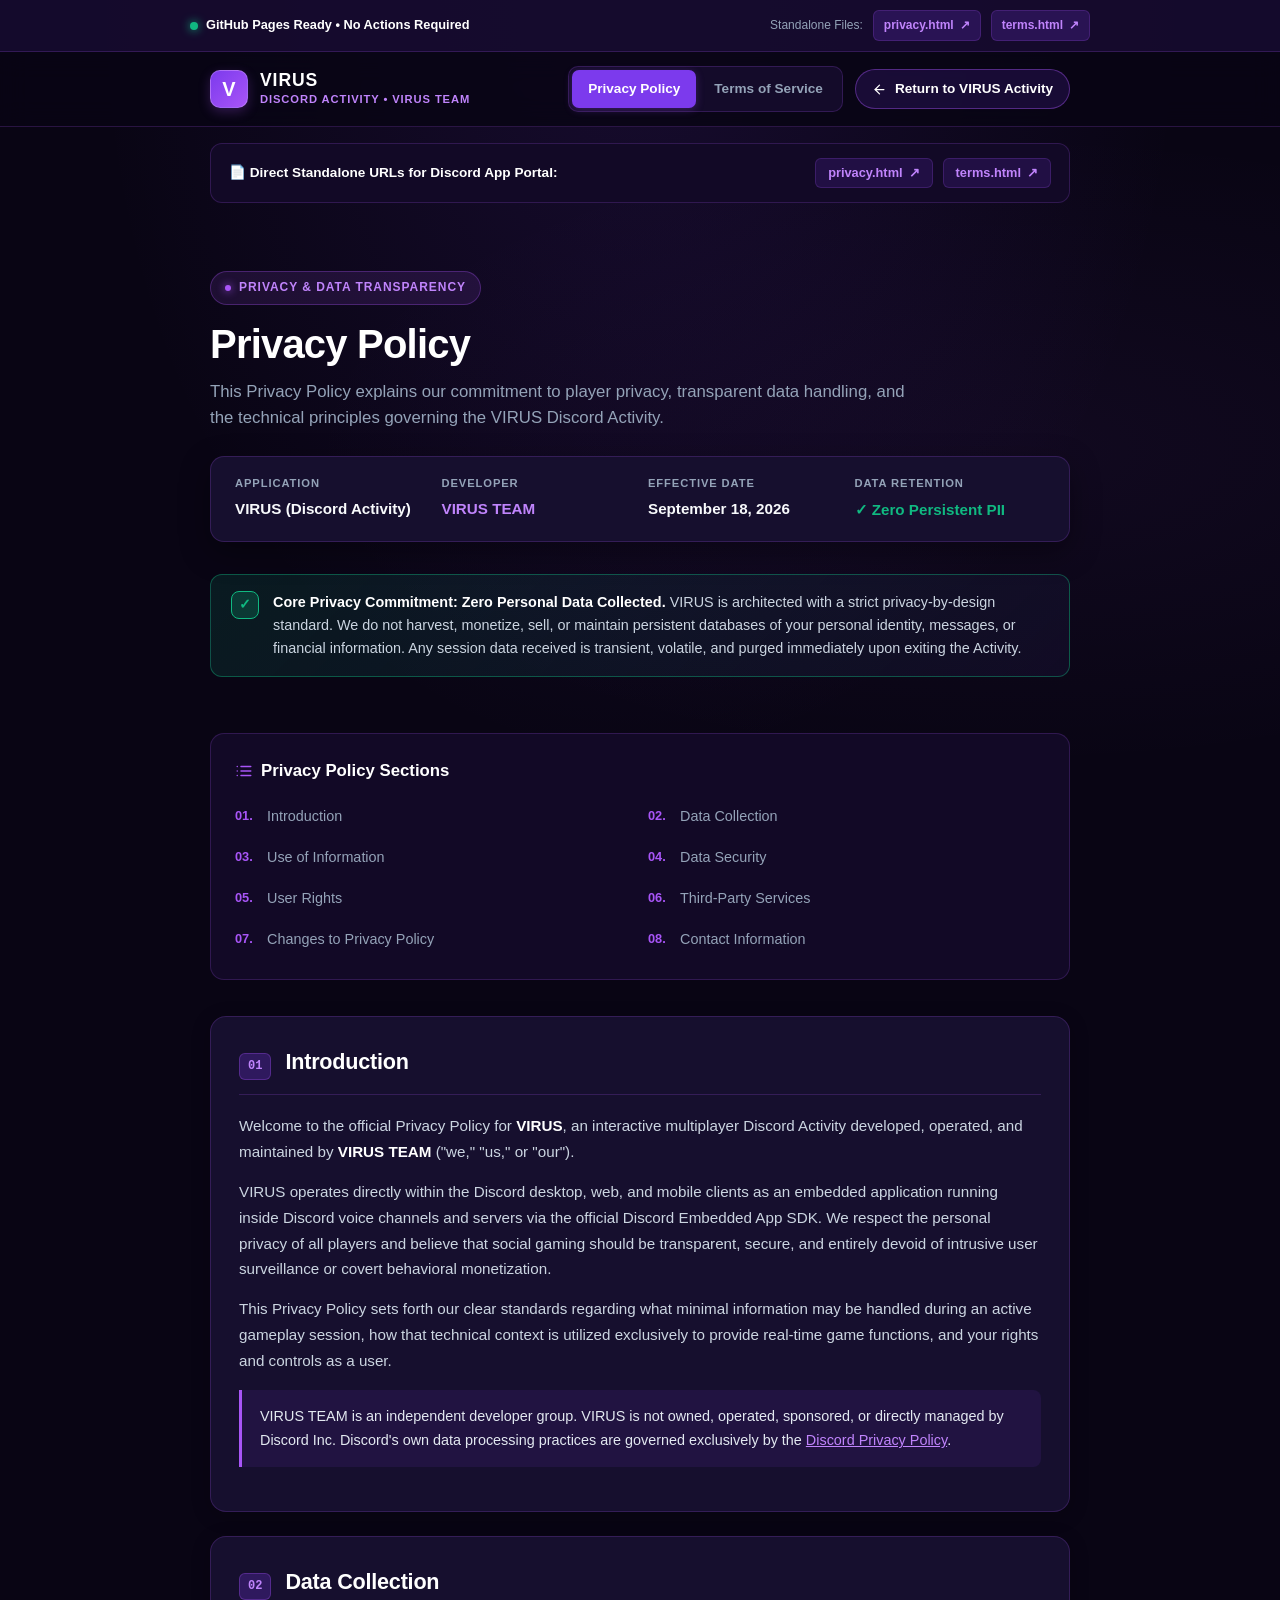
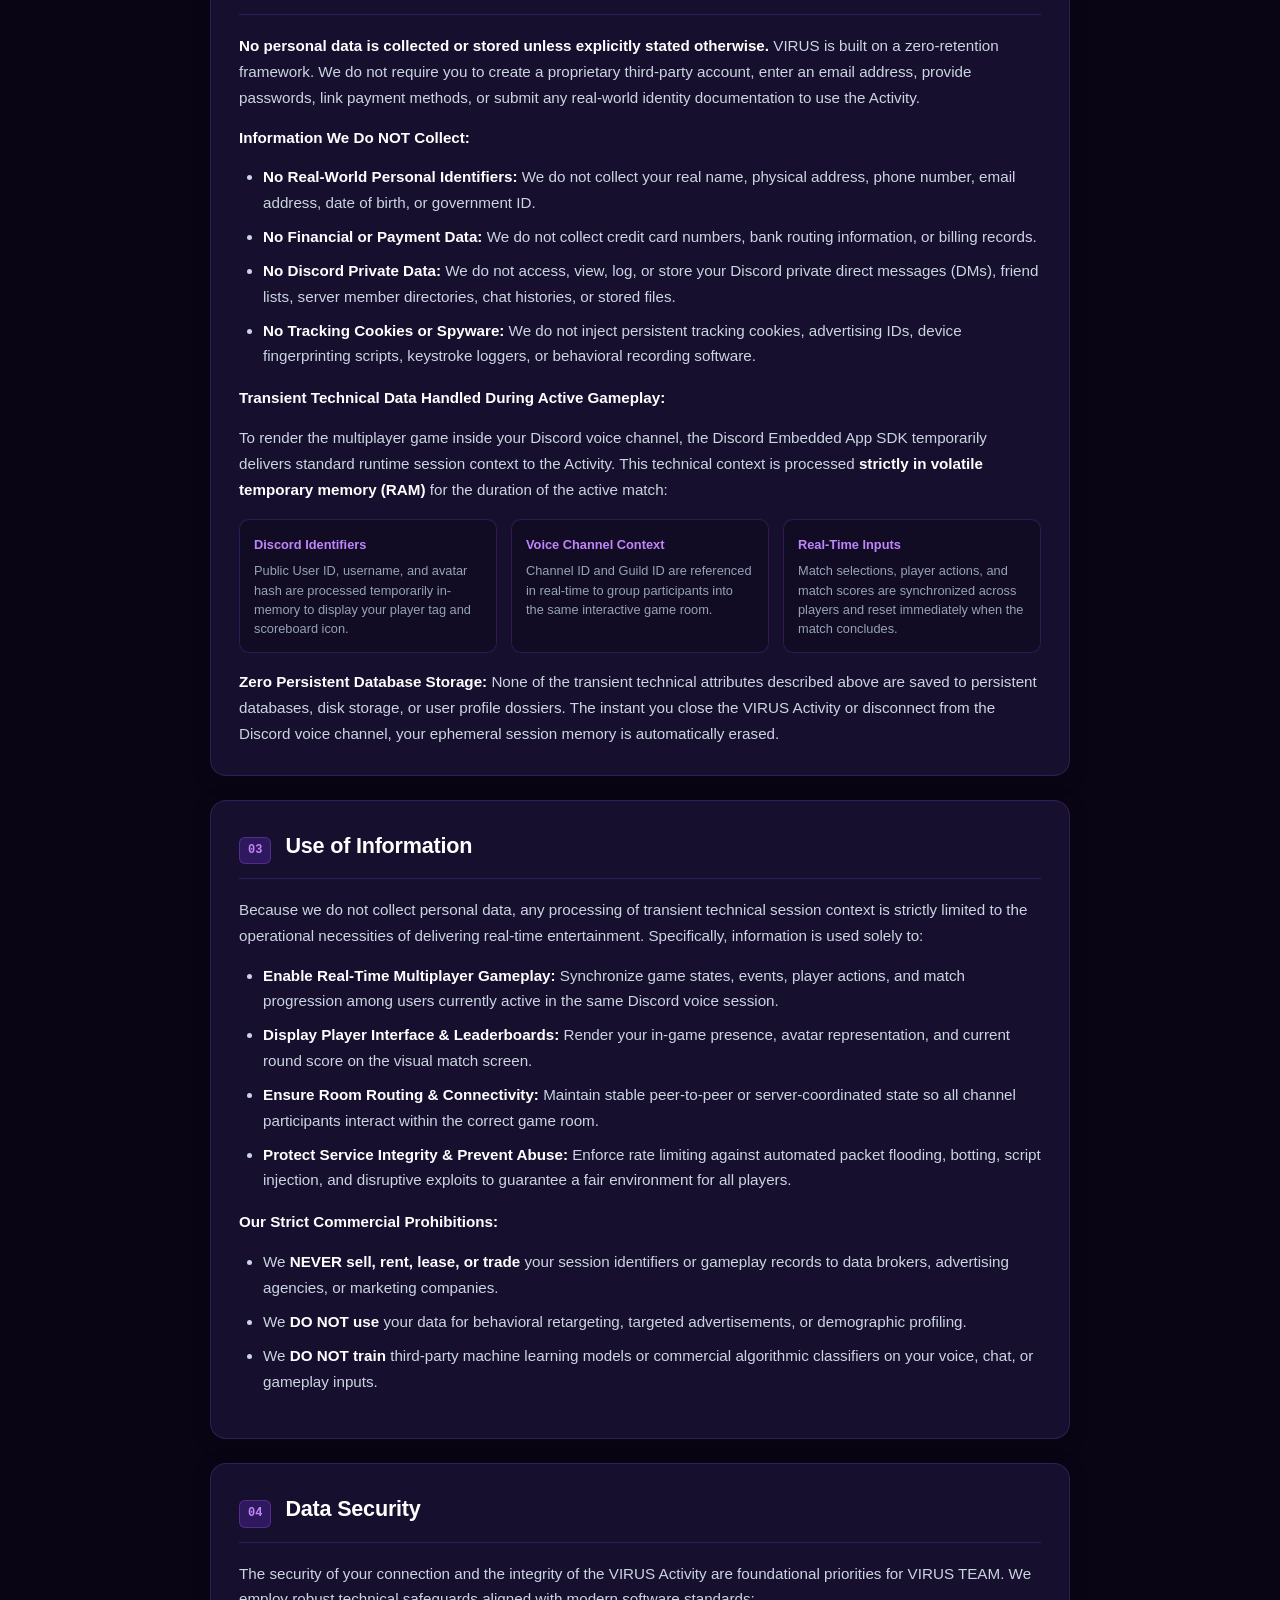
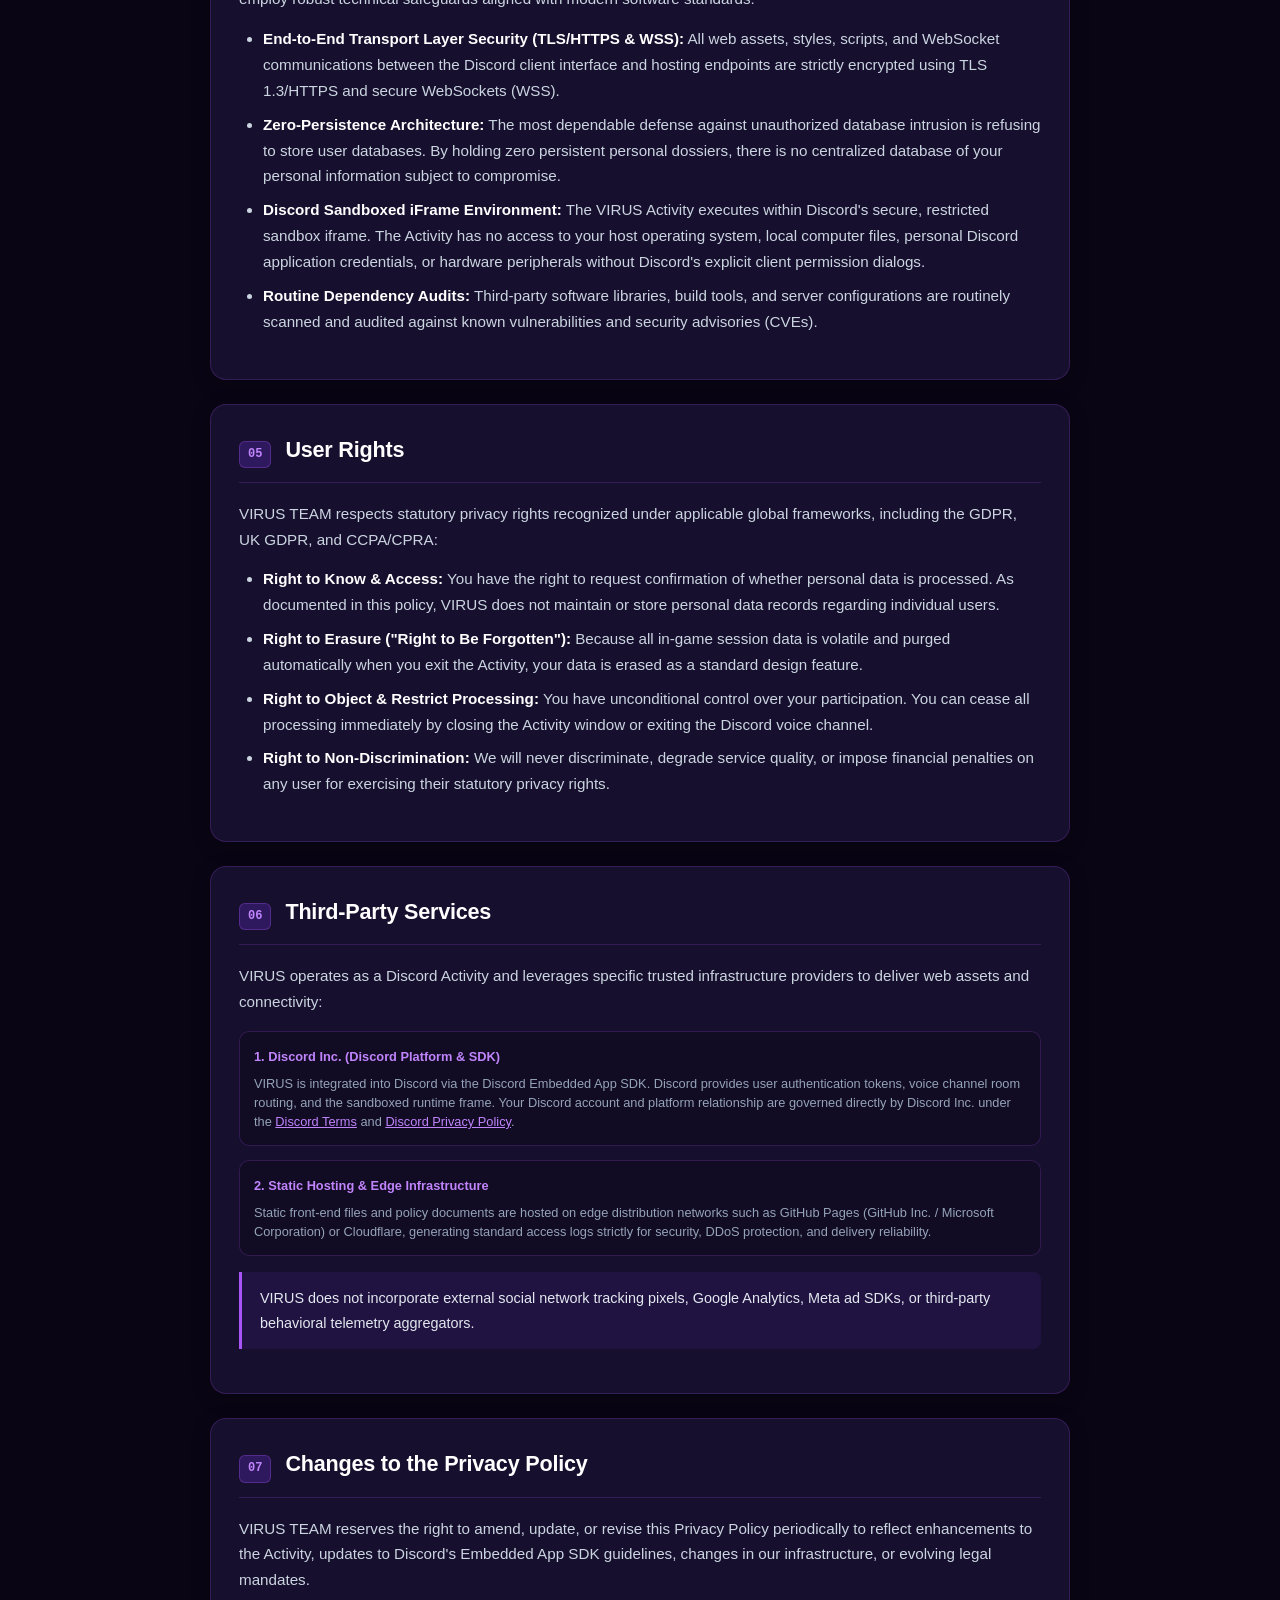
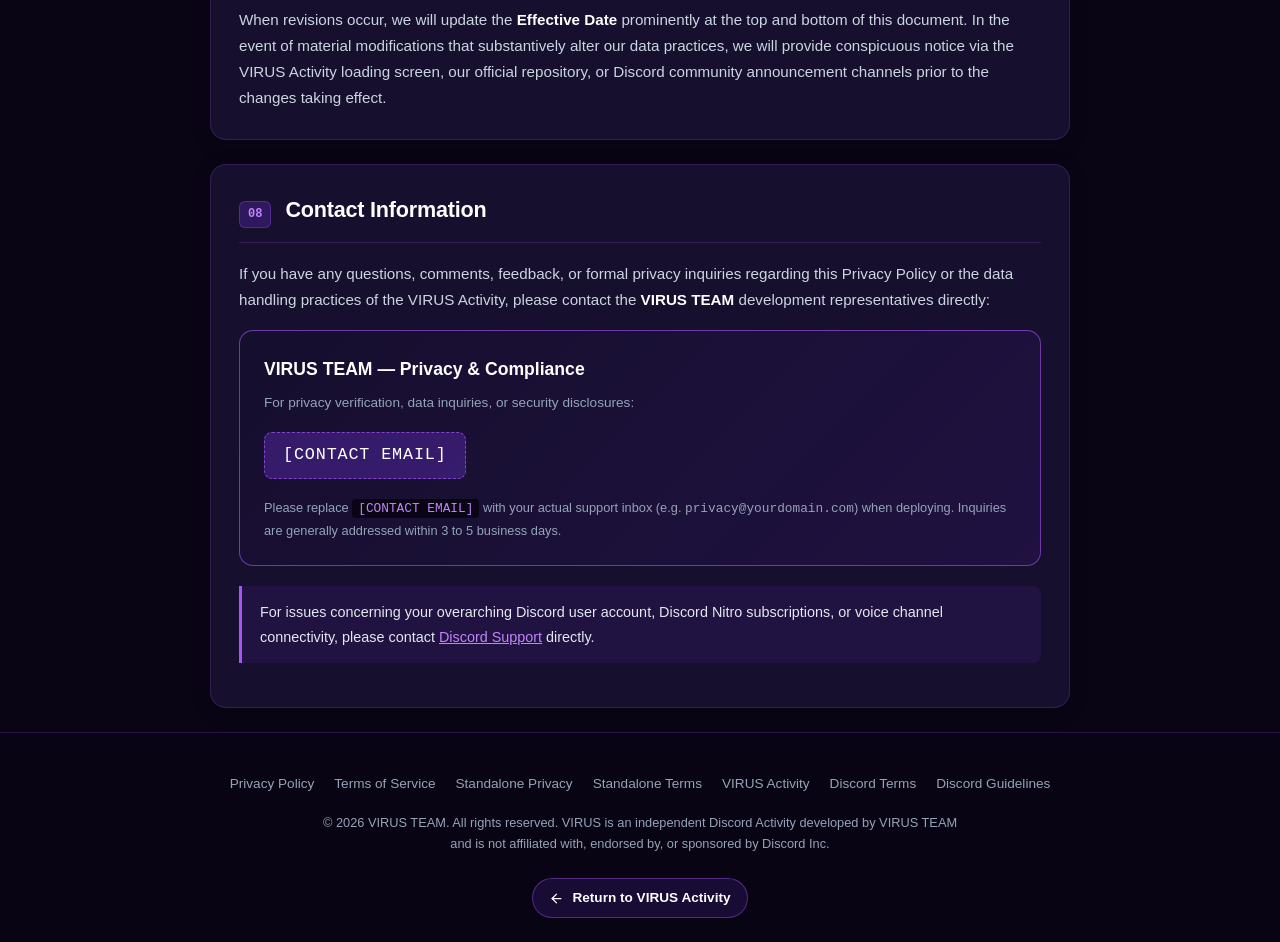
<file: index.html>
<!DOCTYPE html>
<html lang="en">
<head>
  <meta charset="UTF-8" />
  <meta name="viewport" content="width=device-width, initial-scale=1.0" />
  <title>VIRUS - Privacy Policy &amp; Terms of Service</title>
  <meta name="description" content="Official Privacy Policy and Terms of Service for the VIRUS Discord Activity developed by VIRUS TEAM. Ready for GitHub Pages." />
  <meta property="og:title" content="VIRUS - Privacy Policy &amp; Terms of Service" />
  <meta property="og:description" content="Official Privacy Policy and Terms of Service for the VIRUS Discord Activity developed by VIRUS TEAM." />
  <meta property="og:type" content="website" />
  <meta name="twitter:card" content="summary" />
  <meta name="theme-color" content="#090514" />
  <link rel="icon" href="data:image/svg+xml,<svg xmlns='http://www.w3.org/2000/svg' viewBox='0 0 100 100'><rect width='100' height='100' rx='20' fill='%237c3aed'/><text x='50%' y='68%' font-size='55' font-weight='900' fill='white' font-family='sans-serif' text-anchor='middle'>V</text></svg>" />
  <link rel="stylesheet" href="style.css" />
</head>
<body>

  <!-- Pure CSS Tab Controllers: Hidden Radio Buttons (Zero JavaScript) -->
  <input type="radio" name="doc-tab" id="tab-privacy-radio" class="tab-radio" checked />
  <input type="radio" name="doc-tab" id="tab-terms-radio" class="tab-radio" />

  <!-- Top GitHub Pages Bar -->
  <aside class="top-banner" aria-label="Status Bar">
    <div class="top-banner-inner">
      <div class="top-badge">
        <span class="status-dot"></span>
        <span>GitHub Pages Ready • No Actions Required</span>
      </div>
      <div class="top-links">
        <span style="font-size: 0.75rem; color: var(--text-dim);">Standalone Files:</span>
        <a href="privacy.html" class="top-link-btn" title="Open standalone privacy.html">
          <span>privacy.html</span> ↗
        </a>
        <a href="terms.html" class="top-link-btn" title="Open standalone terms.html">
          <span>terms.html</span> ↗
        </a>
      </div>
    </div>
  </aside>

  <!-- Sticky Header -->
  <header>
    <div class="container header-content">
      <a href="./" class="brand" title="VIRUS - Discord Activity">
        <div class="brand-logo">V</div>
        <div class="brand-text">
          <span class="brand-title">VIRUS</span>
          <span class="brand-subtitle">Discord Activity • VIRUS TEAM</span>
        </div>
      </a>

      <div class="header-controls">
        <!-- Pure CSS Tab Switcher using label elements tied to radio inputs -->
        <div class="tab-switcher" role="tablist" aria-label="Document Selection">
          <label for="tab-privacy-radio" class="tab-label" role="tab" tabindex="0">
            Privacy Policy
          </label>
          <label for="tab-terms-radio" class="tab-label" role="tab" tabindex="0">
            Terms of Service
          </label>
        </div>

        <a href="https://discord.com" target="_blank" rel="noopener noreferrer" class="btn-return" id="return-link-header">
          <svg width="15" height="15" viewBox="0 0 24 24" fill="none" stroke="currentColor" stroke-width="2" stroke-linecap="round" stroke-linejoin="round">
            <line x1="19" y1="12" x2="5" y2="12"></line>
            <polyline points="12 19 5 12 12 5"></polyline>
          </svg>
          <span>Return to VIRUS Activity</span>
        </a>
      </div>
    </div>
  </header>

  <!-- Quick Access Bar -->
  <div class="container" style="margin-top: 16px;">
    <div class="quick-bar">
      <div class="quick-title">
        <span>📄 Direct Standalone URLs for Discord App Portal:</span>
      </div>
      <div class="direct-file-links">
        <a href="privacy.html" class="file-badge">
          <span>privacy.html</span> ↗
        </a>
        <a href="terms.html" class="file-badge">
          <span>terms.html</span> ↗
        </a>
      </div>
    </div>
  </div>

  <main class="container">

    <!-- =========================================================================
         VIEW 1: PRIVACY POLICY
         ========================================================================= -->
    <div id="view-privacy" class="doc-view">
      <!-- Hero -->
      <section class="hero">
        <div class="pill-tag">
          <span class="pill-dot"></span>
          Privacy &amp; Data Transparency
        </div>
        <h1 class="hero-title">Privacy Policy</h1>
        <p class="hero-lead">
          This Privacy Policy explains our commitment to player privacy, transparent data handling, and the technical principles governing the VIRUS Discord Activity.
        </p>

        <!-- Meta Card -->
        <div class="meta-card">
          <div>
            <div class="meta-item-label">Application</div>
            <div class="meta-item-val">VIRUS (Discord Activity)</div>
          </div>
          <div>
            <div class="meta-item-label">Developer</div>
            <div class="meta-item-val" style="color: var(--purple-light);">VIRUS TEAM</div>
          </div>
          <div>
            <div class="meta-item-label">Effective Date</div>
            <div class="meta-item-val">September 18, 2026</div>
          </div>
          <div>
            <div class="meta-item-label">Data Retention</div>
            <div class="meta-item-val meta-highlight">
              <span>✓ Zero Persistent PII</span>
            </div>
          </div>
        </div>

        <!-- Highlight Card -->
        <div class="highlight-card">
          <div class="highlight-icon">✓</div>
          <div>
            <strong style="color: #ffffff;">Core Privacy Commitment: Zero Personal Data Collected.</strong>
            VIRUS is architected with a strict privacy-by-design standard. We do not harvest, monetize, sell, or maintain persistent databases of your personal identity, messages, or financial information. Any session data received is transient, volatile, and purged immediately upon exiting the Activity.
          </div>
        </div>
      </section>

      <!-- Table of Contents -->
      <nav class="toc-card" aria-label="Privacy Table of Contents">
        <div class="toc-title">
          <svg width="18" height="18" viewBox="0 0 24 24" fill="none" stroke="var(--purple-accent)" stroke-width="2" stroke-linecap="round" stroke-linejoin="round" aria-hidden="true">
            <line x1="8" y1="6" x2="21" y2="6"></line>
            <line x1="8" y1="12" x2="21" y2="12"></line>
            <line x1="8" y1="18" x2="21" y2="18"></line>
            <line x1="3" y1="6" x2="3.01" y2="6"></line>
            <line x1="3" y1="12" x2="3.01" y2="12"></line>
            <line x1="3" y1="18" x2="3.01" y2="18"></line>
          </svg>
          Privacy Policy Sections
        </div>
        <ul class="toc-list">
          <li><a href="#priv-intro"><span class="toc-num">01.</span> Introduction</a></li>
          <li><a href="#priv-data"><span class="toc-num">02.</span> Data Collection</a></li>
          <li><a href="#priv-use"><span class="toc-num">03.</span> Use of Information</a></li>
          <li><a href="#priv-security"><span class="toc-num">04.</span> Data Security</a></li>
          <li><a href="#priv-rights"><span class="toc-num">05.</span> User Rights</a></li>
          <li><a href="#priv-thirdparty"><span class="toc-num">06.</span> Third-Party Services</a></li>
          <li><a href="#priv-changes"><span class="toc-num">07.</span> Changes to Privacy Policy</a></li>
          <li><a href="#priv-contact"><span class="toc-num">08.</span> Contact Information</a></li>
        </ul>
      </nav>

      <!-- Privacy Sections -->
      <div class="sections-wrapper">

        <!-- 01: Introduction -->
        <article id="priv-intro" class="section-card">
          <div class="section-header">
            <span class="section-num">01</span>
            <h2 class="section-title">Introduction</h2>
          </div>
          <div class="section-body">
            <p>Welcome to the official Privacy Policy for <strong>VIRUS</strong>, an interactive multiplayer Discord Activity developed, operated, and maintained by <strong>VIRUS TEAM</strong> (&quot;we,&quot; &quot;us,&quot; or &quot;our&quot;).</p>
            <p>VIRUS operates directly within the Discord desktop, web, and mobile clients as an embedded application running inside Discord voice channels and servers via the official Discord Embedded App SDK. We respect the personal privacy of all players and believe that social gaming should be transparent, secure, and entirely devoid of intrusive user surveillance or covert behavioral monetization.</p>
            <p>This Privacy Policy sets forth our clear standards regarding what minimal information may be handled during an active gameplay session, how that technical context is utilized exclusively to provide real-time game functions, and your rights and controls as a user.</p>
            <div class="notice-box">
              VIRUS TEAM is an independent developer group. VIRUS is not owned, operated, sponsored, or directly managed by Discord Inc. Discord&apos;s own data processing practices are governed exclusively by the <a href="https://discord.com/privacy" target="_blank" rel="noopener noreferrer">Discord Privacy Policy</a>.
            </div>
          </div>
        </article>

        <!-- 02: Data Collection -->
        <article id="priv-data" class="section-card">
          <div class="section-header">
            <span class="section-num">02</span>
            <h2 class="section-title">Data Collection</h2>
          </div>
          <div class="section-body">
            <p><strong>No personal data is collected or stored unless explicitly stated otherwise.</strong> VIRUS is built on a zero-retention framework. We do not require you to create a proprietary third-party account, enter an email address, provide passwords, link payment methods, or submit any real-world identity documentation to use the Activity.</p>
            
            <p style="font-weight: 700; color: #ffffff; margin-top: 14px;">Information We Do NOT Collect:</p>
            <ul>
              <li><strong>No Real-World Personal Identifiers:</strong> We do not collect your real name, physical address, phone number, email address, date of birth, or government ID.</li>
              <li><strong>No Financial or Payment Data:</strong> We do not collect credit card numbers, bank routing information, or billing records.</li>
              <li><strong>No Discord Private Data:</strong> We do not access, view, log, or store your Discord private direct messages (DMs), friend lists, server member directories, chat histories, or stored files.</li>
              <li><strong>No Tracking Cookies or Spyware:</strong> We do not inject persistent tracking cookies, advertising IDs, device fingerprinting scripts, keystroke loggers, or behavioral recording software.</li>
            </ul>

            <p style="font-weight: 700; color: #ffffff; margin-top: 14px;">Transient Technical Data Handled During Active Gameplay:</p>
            <p>To render the multiplayer game inside your Discord voice channel, the Discord Embedded App SDK temporarily delivers standard runtime session context to the Activity. This technical context is processed <strong>strictly in volatile temporary memory (RAM)</strong> for the duration of the active match:</p>

            <div class="mini-grid">
              <div class="mini-card">
                <div class="mini-card-title">Discord Identifiers</div>
                <div class="mini-card-text">Public User ID, username, and avatar hash are processed temporarily in-memory to display your player tag and scoreboard icon.</div>
              </div>
              <div class="mini-card">
                <div class="mini-card-title">Voice Channel Context</div>
                <div class="mini-card-text">Channel ID and Guild ID are referenced in real-time to group participants into the same interactive game room.</div>
              </div>
              <div class="mini-card">
                <div class="mini-card-title">Real-Time Inputs</div>
                <div class="mini-card-text">Match selections, player actions, and match scores are synchronized across players and reset immediately when the match concludes.</div>
              </div>
            </div>

            <p><strong>Zero Persistent Database Storage:</strong> None of the transient technical attributes described above are saved to persistent databases, disk storage, or user profile dossiers. The instant you close the VIRUS Activity or disconnect from the Discord voice channel, your ephemeral session memory is automatically erased.</p>
          </div>
        </article>

        <!-- 03: Use of Information -->
        <article id="priv-use" class="section-card">
          <div class="section-header">
            <span class="section-num">03</span>
            <h2 class="section-title">Use of Information</h2>
          </div>
          <div class="section-body">
            <p>Because we do not collect personal data, any processing of transient technical session context is strictly limited to the operational necessities of delivering real-time entertainment. Specifically, information is used solely to:</p>
            <ul>
              <li><strong>Enable Real-Time Multiplayer Gameplay:</strong> Synchronize game states, events, player actions, and match progression among users currently active in the same Discord voice session.</li>
              <li><strong>Display Player Interface &amp; Leaderboards:</strong> Render your in-game presence, avatar representation, and current round score on the visual match screen.</li>
              <li><strong>Ensure Room Routing &amp; Connectivity:</strong> Maintain stable peer-to-peer or server-coordinated state so all channel participants interact within the correct game room.</li>
              <li><strong>Protect Service Integrity &amp; Prevent Abuse:</strong> Enforce rate limiting against automated packet flooding, botting, script injection, and disruptive exploits to guarantee a fair environment for all players.</li>
            </ul>

            <p style="font-weight: 700; color: #ffffff; margin-top: 14px;">Our Strict Commercial Prohibitions:</p>
            <ul>
              <li>We <strong>NEVER sell, rent, lease, or trade</strong> your session identifiers or gameplay records to data brokers, advertising agencies, or marketing companies.</li>
              <li>We <strong>DO NOT use</strong> your data for behavioral retargeting, targeted advertisements, or demographic profiling.</li>
              <li>We <strong>DO NOT train</strong> third-party machine learning models or commercial algorithmic classifiers on your voice, chat, or gameplay inputs.</li>
            </ul>
          </div>
        </article>

        <!-- 04: Data Security -->
        <article id="priv-security" class="section-card">
          <div class="section-header">
            <span class="section-num">04</span>
            <h2 class="section-title">Data Security</h2>
          </div>
          <div class="section-body">
            <p>The security of your connection and the integrity of the VIRUS Activity are foundational priorities for VIRUS TEAM. We employ robust technical safeguards aligned with modern software standards:</p>
            <ul>
              <li><strong>End-to-End Transport Layer Security (TLS/HTTPS &amp; WSS):</strong> All web assets, styles, scripts, and WebSocket communications between the Discord client interface and hosting endpoints are strictly encrypted using TLS 1.3/HTTPS and secure WebSockets (WSS).</li>
              <li><strong>Zero-Persistence Architecture:</strong> The most dependable defense against unauthorized database intrusion is refusing to store user databases. By holding zero persistent personal dossiers, there is no centralized database of your personal information subject to compromise.</li>
              <li><strong>Discord Sandboxed iFrame Environment:</strong> The VIRUS Activity executes within Discord&apos;s secure, restricted sandbox iframe. The Activity has no access to your host operating system, local computer files, personal Discord application credentials, or hardware peripherals without Discord&apos;s explicit client permission dialogs.</li>
              <li><strong>Routine Dependency Audits:</strong> Third-party software libraries, build tools, and server configurations are routinely scanned and audited against known vulnerabilities and security advisories (CVEs).</li>
            </ul>
          </div>
        </article>

        <!-- 05: User Rights -->
        <article id="priv-rights" class="section-card">
          <div class="section-header">
            <span class="section-num">05</span>
            <h2 class="section-title">User Rights</h2>
          </div>
          <div class="section-body">
            <p>VIRUS TEAM respects statutory privacy rights recognized under applicable global frameworks, including the GDPR, UK GDPR, and CCPA/CPRA:</p>
            <ul>
              <li><strong>Right to Know &amp; Access:</strong> You have the right to request confirmation of whether personal data is processed. As documented in this policy, VIRUS does not maintain or store personal data records regarding individual users.</li>
              <li><strong>Right to Erasure (&quot;Right to Be Forgotten&quot;):</strong> Because all in-game session data is volatile and purged automatically when you exit the Activity, your data is erased as a standard design feature.</li>
              <li><strong>Right to Object &amp; Restrict Processing:</strong> You have unconditional control over your participation. You can cease all processing immediately by closing the Activity window or exiting the Discord voice channel.</li>
              <li><strong>Right to Non-Discrimination:</strong> We will never discriminate, degrade service quality, or impose financial penalties on any user for exercising their statutory privacy rights.</li>
            </ul>
          </div>
        </article>

        <!-- 06: Third-Party Services -->
        <article id="priv-thirdparty" class="section-card">
          <div class="section-header">
            <span class="section-num">06</span>
            <h2 class="section-title">Third-Party Services</h2>
          </div>
          <div class="section-body">
            <p>VIRUS operates as a Discord Activity and leverages specific trusted infrastructure providers to deliver web assets and connectivity:</p>
            <div class="mini-grid" style="grid-template-columns: 1fr;">
              <div class="mini-card">
                <div class="mini-card-title">1. Discord Inc. (Discord Platform &amp; SDK)</div>
                <div class="mini-card-text">VIRUS is integrated into Discord via the Discord Embedded App SDK. Discord provides user authentication tokens, voice channel room routing, and the sandboxed runtime frame. Your Discord account and platform relationship are governed directly by Discord Inc. under the <a href="https://discord.com/terms" target="_blank" rel="noopener noreferrer" style="color: var(--purple-light);">Discord Terms</a> and <a href="https://discord.com/privacy" target="_blank" rel="noopener noreferrer" style="color: var(--purple-light);">Discord Privacy Policy</a>.</div>
              </div>
              <div class="mini-card">
                <div class="mini-card-title">2. Static Hosting &amp; Edge Infrastructure</div>
                <div class="mini-card-text">Static front-end files and policy documents are hosted on edge distribution networks such as GitHub Pages (GitHub Inc. / Microsoft Corporation) or Cloudflare, generating standard access logs strictly for security, DDoS protection, and delivery reliability.</div>
              </div>
            </div>
            <div class="notice-box">
              VIRUS does not incorporate external social network tracking pixels, Google Analytics, Meta ad SDKs, or third-party behavioral telemetry aggregators.
            </div>
          </div>
        </article>

        <!-- 07: Changes to the Privacy Policy -->
        <article id="priv-changes" class="section-card">
          <div class="section-header">
            <span class="section-num">07</span>
            <h2 class="section-title">Changes to the Privacy Policy</h2>
          </div>
          <div class="section-body">
            <p>VIRUS TEAM reserves the right to amend, update, or revise this Privacy Policy periodically to reflect enhancements to the Activity, updates to Discord&apos;s Embedded App SDK guidelines, changes in our infrastructure, or evolving legal mandates.</p>
            <p>When revisions occur, we will update the <strong>Effective Date</strong> prominently at the top and bottom of this document. In the event of material modifications that substantively alter our data practices, we will provide conspicuous notice via the VIRUS Activity loading screen, our official repository, or Discord community announcement channels prior to the changes taking effect.</p>
          </div>
        </article>

        <!-- 08: Contact Information -->
        <article id="priv-contact" class="section-card">
          <div class="section-header">
            <span class="section-num">08</span>
            <h2 class="section-title">Contact Information</h2>
          </div>
          <div class="section-body">
            <p>If you have any questions, comments, feedback, or formal privacy inquiries regarding this Privacy Policy or the data handling practices of the VIRUS Activity, please contact the <strong>VIRUS TEAM</strong> development representatives directly:</p>

            <div class="contact-box">
              <div style="font-size: 1.1rem; font-weight: 800; color: #ffffff; margin-bottom: 6px;">VIRUS TEAM — Privacy &amp; Compliance</div>
              <p style="font-size: 0.85rem; color: var(--text-dim); margin-bottom: 8px;">For privacy verification, data inquiries, or security disclosures:</p>
              <div class="contact-badge">[CONTACT EMAIL]</div>
              <p style="font-size: 0.8rem; color: var(--text-dim); margin-top: 8px;">
                Please replace <code style="color: var(--purple-light); background: #090514; padding: 2px 6px; border-radius: 4px;">[CONTACT EMAIL]</code> with your actual support inbox (e.g. <code>privacy@yourdomain.com</code>) when deploying. Inquiries are generally addressed within 3 to 5 business days.
              </p>
            </div>

            <div class="notice-box" style="margin-top: 20px;">
              For issues concerning your overarching Discord user account, Discord Nitro subscriptions, or voice channel connectivity, please contact <a href="https://support.discord.com" target="_blank" rel="noopener noreferrer">Discord Support</a> directly.
            </div>
          </div>
        </article>

      </div>
    </div>


    <!-- =========================================================================
         VIEW 2: TERMS OF SERVICE
         ========================================================================= -->
    <div id="view-terms" class="doc-view">
      <!-- Hero -->
      <section class="hero">
        <div class="pill-tag">
          <span class="pill-dot"></span>
          Official Legal Agreement
        </div>
        <h1 class="hero-title">Terms of Service</h1>
        <p class="hero-lead">
          Please review these Terms of Service carefully before launching, joining, accessing, or interacting with the VIRUS Discord Activity.
        </p>

        <!-- Meta Card -->
        <div class="meta-card">
          <div>
            <div class="meta-item-label">Application</div>
            <div class="meta-item-val">VIRUS (Discord Activity)</div>
          </div>
          <div>
            <div class="meta-item-label">Developer</div>
            <div class="meta-item-val" style="color: var(--purple-light);">VIRUS TEAM</div>
          </div>
          <div>
            <div class="meta-item-label">Effective Date</div>
            <div class="meta-item-val">September 18, 2026</div>
          </div>
          <div>
            <div class="meta-item-label">Contact</div>
            <div class="meta-item-val" style="font-family: monospace; color: var(--purple-light);">[CONTACT EMAIL]</div>
          </div>
        </div>

        <!-- Highlight Card -->
        <div class="highlight-card highlight-card-terms">
          <div class="highlight-icon">i</div>
          <div>
            <strong style="color: #ffffff;">Independent Development Notice: </strong>
            The <strong>VIRUS</strong> Discord Activity is an independently created application developed and operated by <strong>VIRUS TEAM</strong>. VIRUS is not owned, operated, sponsored, or endorsed by Discord Inc. &quot;Discord&quot; is a registered trademark of Discord Inc.
          </div>
        </div>
      </section>

      <!-- Table of Contents -->
      <nav class="toc-card" aria-label="Terms Table of Contents">
        <div class="toc-title">
          <svg width="18" height="18" viewBox="0 0 24 24" fill="none" stroke="var(--purple-accent)" stroke-width="2" stroke-linecap="round" stroke-linejoin="round" aria-hidden="true">
            <line x1="8" y1="6" x2="21" y2="6"></line>
            <line x1="8" y1="12" x2="21" y2="12"></line>
            <line x1="8" y1="18" x2="21" y2="18"></line>
            <line x1="3" y1="6" x2="3.01" y2="6"></line>
            <line x1="3" y1="12" x2="3.01" y2="12"></line>
            <line x1="3" y1="18" x2="3.01" y2="18"></line>
          </svg>
          Terms of Service Sections
        </div>
        <ul class="toc-list">
          <li><a href="#terms-acceptance"><span class="toc-num">01.</span> Introduction &amp; Acceptance</a></li>
          <li><a href="#terms-description"><span class="toc-num">02.</span> Description of Application</a></li>
          <li><a href="#terms-responsibilities"><span class="toc-num">03.</span> User Responsibilities</a></li>
          <li><a href="#terms-acceptable-use"><span class="toc-num">04.</span> Acceptable &amp; Prohibited Use</a></li>
          <li><a href="#terms-discord"><span class="toc-num">05.</span> Discord Compliance</a></li>
          <li><a href="#terms-ip"><span class="toc-num">06.</span> Intellectual Property</a></li>
          <li><a href="#terms-availability"><span class="toc-num">07.</span> Availability &amp; Changes</a></li>
          <li><a href="#terms-termination"><span class="toc-num">08.</span> Suspension &amp; Termination</a></li>
          <li><a href="#terms-warranties"><span class="toc-num">09.</span> Disclaimer of Warranties</a></li>
          <li><a href="#terms-liability"><span class="toc-num">10.</span> Limitation of Liability</a></li>
          <li><a href="#terms-changes"><span class="toc-num">11.</span> Changes to These Terms</a></li>
          <li><a href="#terms-contact"><span class="toc-num">12.</span> Contact Information</a></li>
          <li><a href="#terms-effective-date"><span class="toc-num">13.</span> Effective Date</a></li>
        </ul>
      </nav>

      <!-- Terms Sections -->
      <div class="sections-wrapper">

        <!-- 01: Introduction & Acceptance -->
        <article id="terms-acceptance" class="section-card">
          <div class="section-header">
            <span class="section-num">01</span>
            <h2 class="section-title">Introduction and Acceptance of the Terms</h2>
          </div>
          <div class="section-body">
            <p>Welcome to <strong>VIRUS</strong>, an interactive Discord Activity created and maintained by <strong>VIRUS TEAM</strong> (&quot;we&quot;, &quot;us&quot;, or &quot;our&quot;).</p>
            <p>These Terms of Service (&quot;Terms&quot;) constitute a legally binding agreement between you (&quot;you&quot;, &quot;user&quot;, or &quot;player&quot;) and VIRUS TEAM governing your access to and use of the VIRUS Discord Activity, including any associated features, content, and updates (collectively referred to as the &quot;Activity&quot; or &quot;Application&quot;).</p>
            <div class="notice-box">
              By launching, joining, accessing, or playing the VIRUS Activity within Discord, you explicitly acknowledge that you have read, understood, and agree to be bound by these Terms. If you do not agree to these Terms, you must immediately cease accessing and exit the Activity.
            </div>
            <p>
              You affirm that you have the legal capacity to enter into these Terms and satisfy the minimum age required by Discord in your jurisdiction (at least 13 years of age or older, depending on local statutory requirements). If you are under the age of majority in your jurisdiction, you represent that your parent or legal guardian has reviewed and agreed to these Terms on your behalf.
            </p>
          </div>
        </article>

        <!-- 02: Description -->
        <article id="terms-description" class="section-card">
          <div class="section-header">
            <span class="section-num">02</span>
            <h2 class="section-title">Description of the VIRUS Application</h2>
          </div>
          <div class="section-body">
            <p><strong>VIRUS</strong> is an interactive digital application designed specifically as a Discord Activity. The application runs embedded directly within Discord voice and text channels via Discord&apos;s embedded application framework, offering interactive gameplay and entertainment experiences for Discord users and community servers.</p>
            <p>The Activity is engineered solely for personal, non-commercial community entertainment. VIRUS is independently created by VIRUS TEAM and operates through Discord&apos;s platform infrastructure to render inside your Discord client session.</p>
          </div>
        </article>

        <!-- 03: User Responsibilities -->
        <article id="terms-responsibilities" class="section-card">
          <div class="section-header">
            <span class="section-num">03</span>
            <h2 class="section-title">User Responsibilities</h2>
          </div>
          <div class="section-body">
            <p>When interacting with the VIRUS Activity, you agree to fulfill the following obligations:</p>
            <ul>
              <li><strong>Account Security:</strong> You are solely responsible for safeguarding the credentials and session of your personal Discord account. Any activity conducted through your Discord account while connected to VIRUS is deemed your responsibility.</li>
              <li><strong>Platform Connectivity:</strong> You are responsible for acquiring and maintaining the necessary hardware, network connection, software compatibility, and permissions required to run Discord and access the Activity.</li>
              <li><strong>Respectful Interaction:</strong> You agree to treat all other users, server members, voice participants, and community moderators with respect and fair play while participating in the Activity.</li>
              <li><strong>Accurate Information:</strong> You agree not to misrepresent your identity, impersonate any person or entity, or falsify affiliations with VIRUS TEAM or Discord moderators.</li>
            </ul>
          </div>
        </article>

        <!-- 04: Acceptable and Prohibited Use -->
        <article id="terms-acceptable-use" class="section-card">
          <div class="section-header">
            <span class="section-num">04</span>
            <h2 class="section-title">Acceptable and Prohibited Use</h2>
          </div>
          <div class="section-body">
            <p>You agree to use VIRUS solely for its intended lawful entertainment purposes. You agree <strong>not</strong> to engage in any of the following prohibited behaviors:</p>
            <ul>
              <li><strong>Exploitation &amp; Cheating:</strong> Exploit, distribute, or publicly promote software bugs, glitches, vulnerabilities, unauthorized modifications, memory injection tools, or exploits to gain an unfair advantage or disrupt gameplay.</li>
              <li><strong>Reverse Engineering:</strong> Decompile, disassemble, reverse engineer, decrypt, or attempt to derive the source code, underlying algorithms, protocols, or structural architecture of the Activity, except to the extent permitted by mandatory statutory law.</li>
              <li><strong>Automation &amp; Bots:</strong> Use automated bots, spiders, scrapers, macros, or unauthorized third-party scripts to interact with, spam, extract data from, or manipulate the Activity's sessions or servers.</li>
              <li><strong>Abusive Conduct:</strong> Harass, stalk, threaten, demean, bully, or transmit hateful, discriminatory, defamatory, obscene, or sexually explicit content toward any user or members of VIRUS TEAM.</li>
              <li><strong>Malicious Distribution:</strong> Introduce, distribute, or transmit computer viruses, worms, malware, trojan horses, malicious payloads, or harmful computer code through or in connection with the Activity.</li>
              <li><strong>Service Interference:</strong> Interfere with, flood, overburden, perform denial-of-service (DoS/DDoS) attacks against, or disrupt the servers, networks, APIs, or infrastructure utilized by VIRUS or Discord.</li>
              <li><strong>Bypassing Protections:</strong> Attempt to circumvent or breach any authentication, rate-limiting, security filters, or session access controls implemented by VIRUS TEAM.</li>
            </ul>
          </div>
        </article>

        <!-- 05: Discord Compliance -->
        <article id="terms-discord" class="section-card">
          <div class="section-header">
            <span class="section-num">05</span>
            <h2 class="section-title">Discord Terms of Service &amp; Community Guidelines Compliance</h2>
          </div>
          <div class="section-body">
            <p>Because VIRUS operates within the Discord ecosystem as an embedded Activity, your access is strictly contingent upon your adherence to Discord&apos;s official platform policies:</p>
            <ul>
              <li>You must strictly abide by the official <a href="https://discord.com/terms" target="_blank" rel="noopener noreferrer" style="color: var(--purple-light);">Discord Terms of Service</a> at all times.</li>
              <li>You must strictly adhere to the official <a href="https://discord.com/guidelines" target="_blank" rel="noopener noreferrer" style="color: var(--purple-light);">Discord Community Guidelines</a> across all sessions and interactions.</li>
              <li>You must comply with all applicable Discord Developer Terms and Embedded App SDK policies.</li>
            </ul>
            <div class="notice-box">
              <strong>Critical Clarification:</strong> Any behavior within VIRUS that breaches Discord&apos;s Terms of Service or Community Guidelines constitutes an immediate, material breach of these Terms of Service.
            </div>
            <p>
              <strong>Independence Disclaimer:</strong> VIRUS is an independent third-party Discord Activity developed by VIRUS TEAM. VIRUS is not created, owned, managed, affiliated with, sponsored, or endorsed by Discord Inc. Discord Inc. assumes no responsibility or liability for the content, operation, or performance of the VIRUS Activity.
            </p>
          </div>
        </article>

        <!-- 06: Intellectual Property -->
        <article id="terms-ip" class="section-card">
          <div class="section-header">
            <span class="section-num">06</span>
            <h2 class="section-title">Intellectual Property Rights</h2>
          </div>
          <div class="section-body">
            <p>All rights, title, and interest in and to the VIRUS Activity—including but not limited to the software, codebase, visual artwork, character designs, graphical assets, UI elements, audio, sound effects, text, titles, animations, and proprietary branding developed by VIRUS TEAM—are and remain the exclusive intellectual property of VIRUS TEAM and its licensors.</p>
            <p><strong>Limited License:</strong> Subject to your ongoing compliance with these Terms, VIRUS TEAM grants you a personal, revocable, non-exclusive, non-transferable, non-sublicensable, limited license to access and use VIRUS solely for your personal, non-commercial entertainment within authorized Discord client sessions.</p>
            <p>You may not copy, reproduce, distribute, publicly display, sell, lease, broadcast, modify, or create derivative works of any part of VIRUS without prior written permission from VIRUS TEAM. All trademarks, service marks, and trade names referenced that belong to third parties (including Discord) remain the property of their respective owners.</p>
          </div>
        </article>

        <!-- 07: Availability and Service Changes -->
        <article id="terms-availability" class="section-card">
          <div class="section-header">
            <span class="section-num">07</span>
            <h2 class="section-title">Availability and Service Changes</h2>
          </div>
          <div class="section-body">
            <p>VIRUS is provided on an evolving and dynamic basis. VIRUS TEAM reserves the right, at its sole discretion, to:</p>
            <ul>
              <li>Update, patch, refine, rebalance, enhance, or alter gameplay mechanics, interfaces, and features.</li>
              <li>Conduct scheduled or emergency maintenance, which may render the Activity temporarily unavailable.</li>
              <li>Modify, suspend, or discontinue any feature, server node, or the Activity as a whole, temporarily or permanently, with or without prior notice.</li>
            </ul>
            <p>VIRUS TEAM shall not be liable to you or any third party for any modification, suspension, downtime, or discontinuance of the Activity or any part thereof.</p>
          </div>
        </article>

        <!-- 08: Suspension or Termination -->
        <article id="terms-termination" class="section-card">
          <div class="section-header">
            <span class="section-num">08</span>
            <h2 class="section-title">Suspension or Termination</h2>
          </div>
          <div class="section-body">
            <p>VIRUS TEAM reserves the right, without prior notice or liability, to temporarily suspend or permanently terminate your access to the VIRUS Activity, in whole or in part, for any lawful reason, including but not limited to:</p>
            <ul>
              <li>Actual or suspected violations of any provision of these Terms.</li>
              <li>Violations of Discord&apos;s Community Guidelines or Terms of Service.</li>
              <li>Conduct deemed harmful, disruptive, or malicious toward other players, the community, or VIRUS infrastructure.</li>
              <li>Requests or orders issued by law enforcement, regulatory authorities, or Discord Inc.</li>
            </ul>
            <p>You may stop using the Activity at any time simply by exiting and closing the Activity inside your Discord client. Upon termination, your right to access and use VIRUS immediately ceases. Sections which by their nature should survive termination shall survive.</p>
          </div>
        </article>

        <!-- 09: Disclaimer of Warranties -->
        <article id="terms-warranties" class="section-card">
          <div class="section-header">
            <span class="section-num">09</span>
            <h2 class="section-title">Disclaimer of Warranties</h2>
          </div>
          <div class="section-body">
            <p>To the maximum extent permitted under applicable law:</p>
            <div class="caps-box">
              THE VIRUS DISCORD ACTIVITY IS PROVIDED ENTIRELY ON AN <strong>&quot;AS IS&quot;</strong> AND <strong>&quot;AS AVAILABLE&quot;</strong> BASIS, WITH ALL FAULTS AND DEFECTS, WITHOUT WARRANTY OF ANY KIND. VIRUS TEAM AND ITS CONTRIBUTORS EXPRESSLY DISCLAIM ALL WARRANTIES, WHETHER EXPRESS, IMPLIED, STATUTORY, OR OTHERWISE, INCLUDING BUT NOT LIMITED TO ANY IMPLIED WARRANTIES OF MERCHANTABILITY, FITNESS FOR A PARTICULAR PURPOSE, TITLE, NON-INFRINGEMENT, AND WARRANTIES ARISING FROM A COURSE OF DEALING, USAGE, OR TRADE PRACTICE.
              <br><br>
              WITHOUT LIMITING THE FOREGOING, VIRUS TEAM MAKES NO REPRESENTATION OR WARRANTY THAT THE ACTIVITY WILL MEET YOUR REQUIREMENTS, ACHIEVE ANY INTENDED RESULTS, BE COMPATIBLE OR WORK UNINTERRUPTED WITH ANY OTHER SOFTWARE OR HARDWARE, OPERATE WITHOUT SERVICE INTERRUPTION, BE SECURE, ERROR-FREE, OR ACCURATE, OR THAT ANY DEFECTS OR BUGS CAN OR WILL BE CORRECTED.
            </div>
          </div>
        </article>

        <!-- 10: Limitation of Liability -->
        <article id="terms-liability" class="section-card">
          <div class="section-header">
            <span class="section-num">10</span>
            <h2 class="section-title">Limitation of Liability</h2>
          </div>
          <div class="section-body">
            <p>To the fullest extent permitted by applicable law:</p>
            <div class="caps-box">
              IN NO EVENT SHALL VIRUS TEAM, ITS DEVELOPERS, CONTRIBUTORS, OPERATORS, OR AFFILIATES BE LIABLE FOR ANY INDIRECT, SPECIAL, INCIDENTAL, CONSEQUENTIAL, PUNITIVE, OR EXEMPLARY DAMAGES WHATSOEVER (INCLUDING, WITHOUT LIMITATION, DAMAGES FOR LOSS OF PROFITS, LOSS OF DATA, LOSS OF GOODWILL, WORK STOPPAGE, COMPUTER FAILURE, OR ANY OTHER COMMERCIAL DAMAGES OR LOSSES) ARISING OUT OF OR IN ANY WAY RELATED TO YOUR USE OF, OR INABILITY TO USE, THE VIRUS DISCORD ACTIVITY, REGARDLESS OF THE THEORY OF LIABILITY (WHETHER CONTRACT, TORT, STRICT LIABILITY, OR OTHERWISE), EVEN IF ADVISED OF THE POSSIBILITY OF SUCH DAMAGES.
              <br><br>
              IN JURISDICTIONS WHERE THE EXCLUSION OR LIMITATION OF LIABILITY FOR CONSEQUENTIAL OR INCIDENTAL DAMAGES IS RESTRICTED, VIRUS TEAM&apos;S LIABILITY SHALL BE LIMITED TO THE GREATEST EXTENT PERMITTED BY LAW.
            </div>
          </div>
        </article>

        <!-- 11: Changes to These Terms -->
        <article id="terms-changes" class="section-card">
          <div class="section-header">
            <span class="section-num">11</span>
            <h2 class="section-title">Changes to These Terms</h2>
          </div>
          <div class="section-body">
            <p>VIRUS TEAM reserves the right to amend, modify, replace, or update these Terms of Service at any time at our sole discretion.</p>
            <p>When changes are made, we will update the &quot;Effective Date&quot; at the top and bottom of this document and maintain the revised terms on this publicly accessible page. For material modifications, we may also provide notice within the Activity interface or via our community announcements where practical.</p>
            <p>Your continued access to or participation in the VIRUS Activity following the publication of any revised Terms constitutes your full acceptance of and agreement to the updated Terms. If you do not agree to the new terms, you must cease using VIRUS.</p>
          </div>
        </article>

        <!-- 12: Contact Information -->
        <article id="terms-contact" class="section-card">
          <div class="section-header">
            <span class="section-num">12</span>
            <h2 class="section-title">Contact Information</h2>
          </div>
          <div class="section-body">
            <p>If you have any questions, inquiries, concerns, or feedback regarding these Terms of Service or the VIRUS Discord Activity, please reach out to VIRUS TEAM at:</p>

            <div class="contact-box">
              <div style="font-size: 1.1rem; font-weight: 800; color: #ffffff; margin-bottom: 6px;">VIRUS TEAM — Developer Inquiries</div>
              <p style="font-size: 0.85rem; color: var(--text-dim); margin-bottom: 8px;">Official contact address for legal, policy, and user queries:</p>
              <div class="contact-badge">[CONTACT EMAIL]</div>
              <p style="font-size: 0.8rem; color: var(--text-dim); margin-top: 8px;">
                Please include &quot;VIRUS Terms of Service Inquiry&quot; in the subject line of your email to expedite routing and review.
              </p>
            </div>
          </div>
        </article>

        <!-- 13: Effective Date -->
        <article id="terms-effective-date" class="section-card">
          <div class="section-header">
            <span class="section-num">13</span>
            <h2 class="section-title">Effective Date</h2>
          </div>
          <div class="section-body">
            <p>These Terms of Service were formally established and are effective as of:</p>
            <p style="font-size: 1.15rem; font-weight: 700; color: #ffffff; margin: 10px 0;">
              September 18, 2026
            </p>
            <p style="color: var(--text-dim); font-size: 0.9rem;">
              This document supersedes all prior agreements, statements, or representations regarding terms of use for the VIRUS Discord Activity.
            </p>
          </div>
        </article>

      </div>
    </div>

  </main>

  <!-- Footer -->
  <footer>
    <div class="container footer-content">
      <div class="footer-links">
        <label for="tab-privacy-radio" class="footer-tab-link" role="button" tabindex="0">Privacy Policy</label>
        <label for="tab-terms-radio" class="footer-tab-link" role="button" tabindex="0">Terms of Service</label>
        <a href="privacy.html">Standalone Privacy</a>
        <a href="terms.html">Standalone Terms</a>
        <a href="https://discord.com" target="_blank" rel="noopener noreferrer">VIRUS Activity</a>
        <a href="https://discord.com/terms" target="_blank" rel="noopener noreferrer">Discord Terms</a>
        <a href="https://discord.com/guidelines" target="_blank" rel="noopener noreferrer">Discord Guidelines</a>
      </div>

      <p class="footer-copy">
        &copy; 2026 VIRUS TEAM. All rights reserved. VIRUS is an independent Discord Activity developed by VIRUS TEAM and is not affiliated with, endorsed by, or sponsored by Discord Inc.
      </p>

      <a href="https://discord.com" target="_blank" rel="noopener noreferrer" class="btn-return" style="margin-top: 6px;">
        <svg width="15" height="15" viewBox="0 0 24 24" fill="none" stroke="currentColor" stroke-width="2" stroke-linecap="round" stroke-linejoin="round">
          <line x1="19" y1="12" x2="5" y2="12"></line>
          <polyline points="12 19 5 12 12 5"></polyline>
        </svg>
        <span>Return to VIRUS Activity</span>
      </a>
    </div>
  </footer>

</body>
</html>
</file>
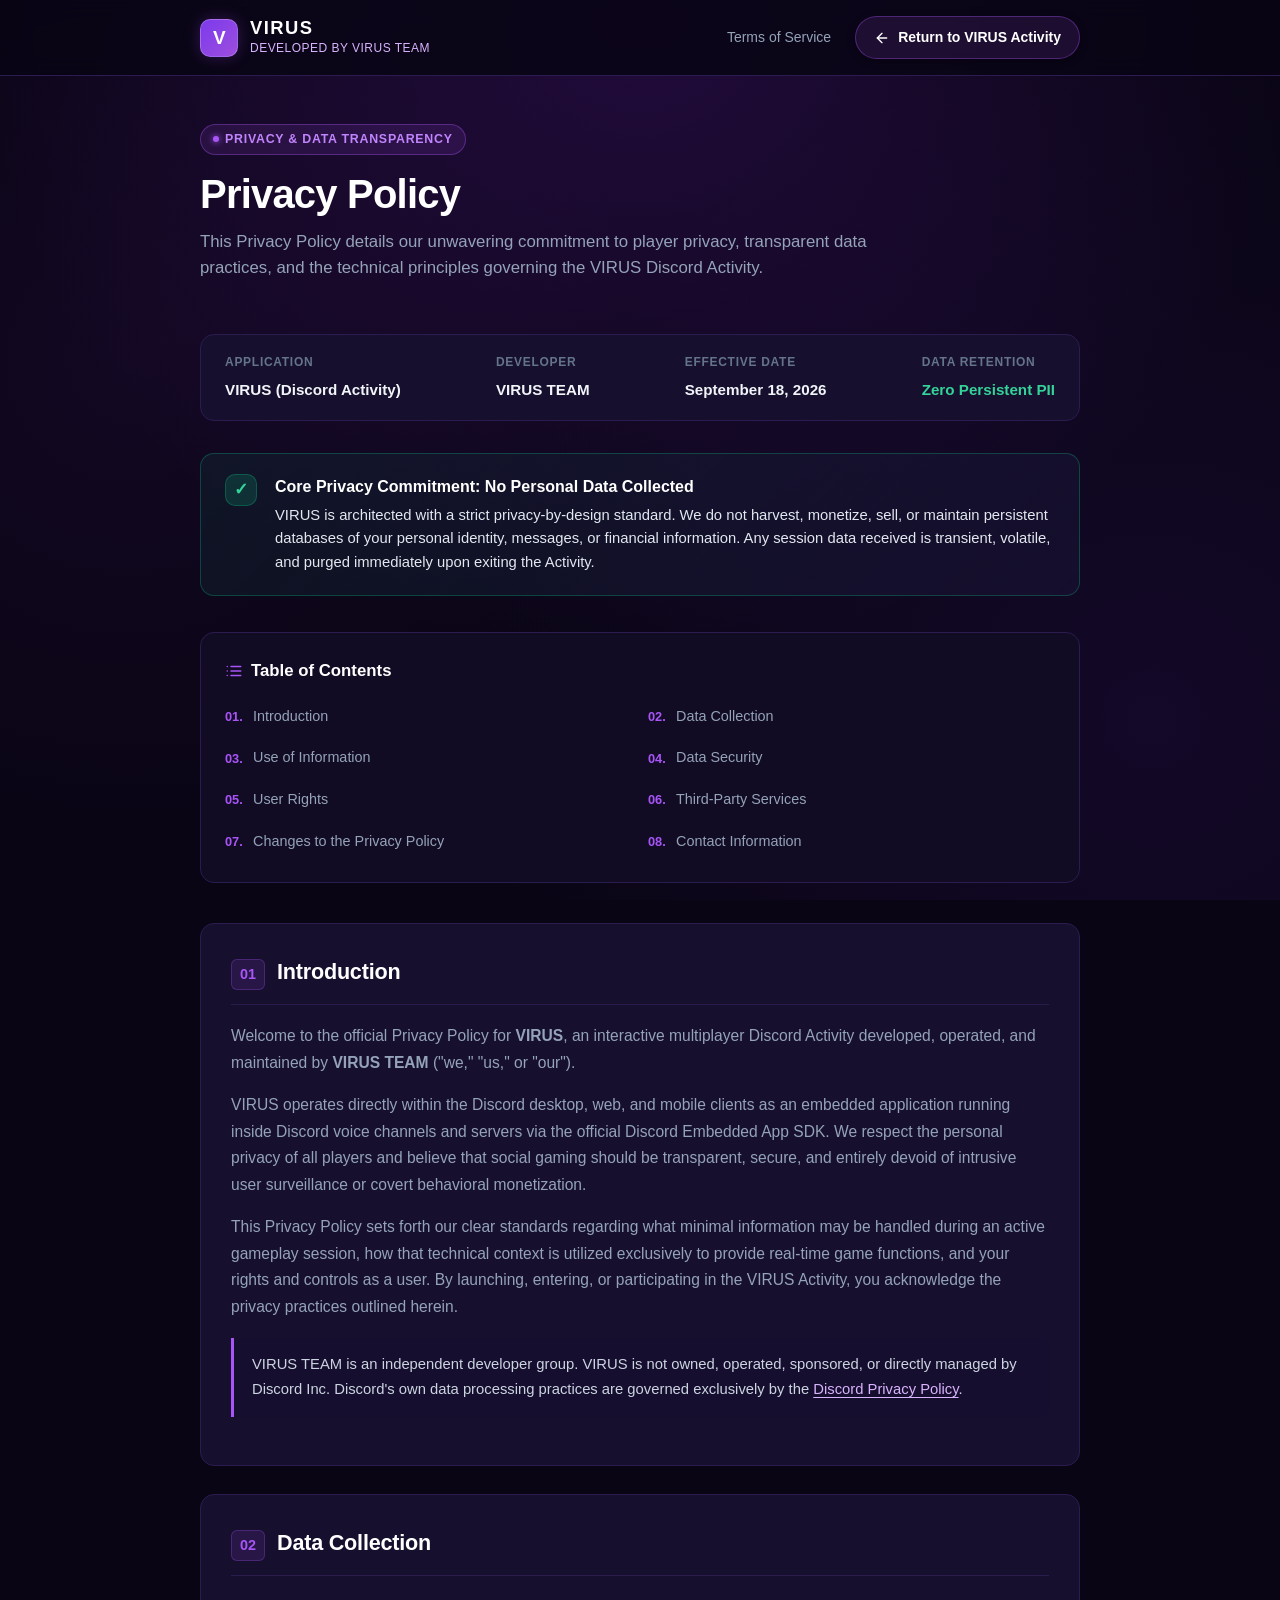
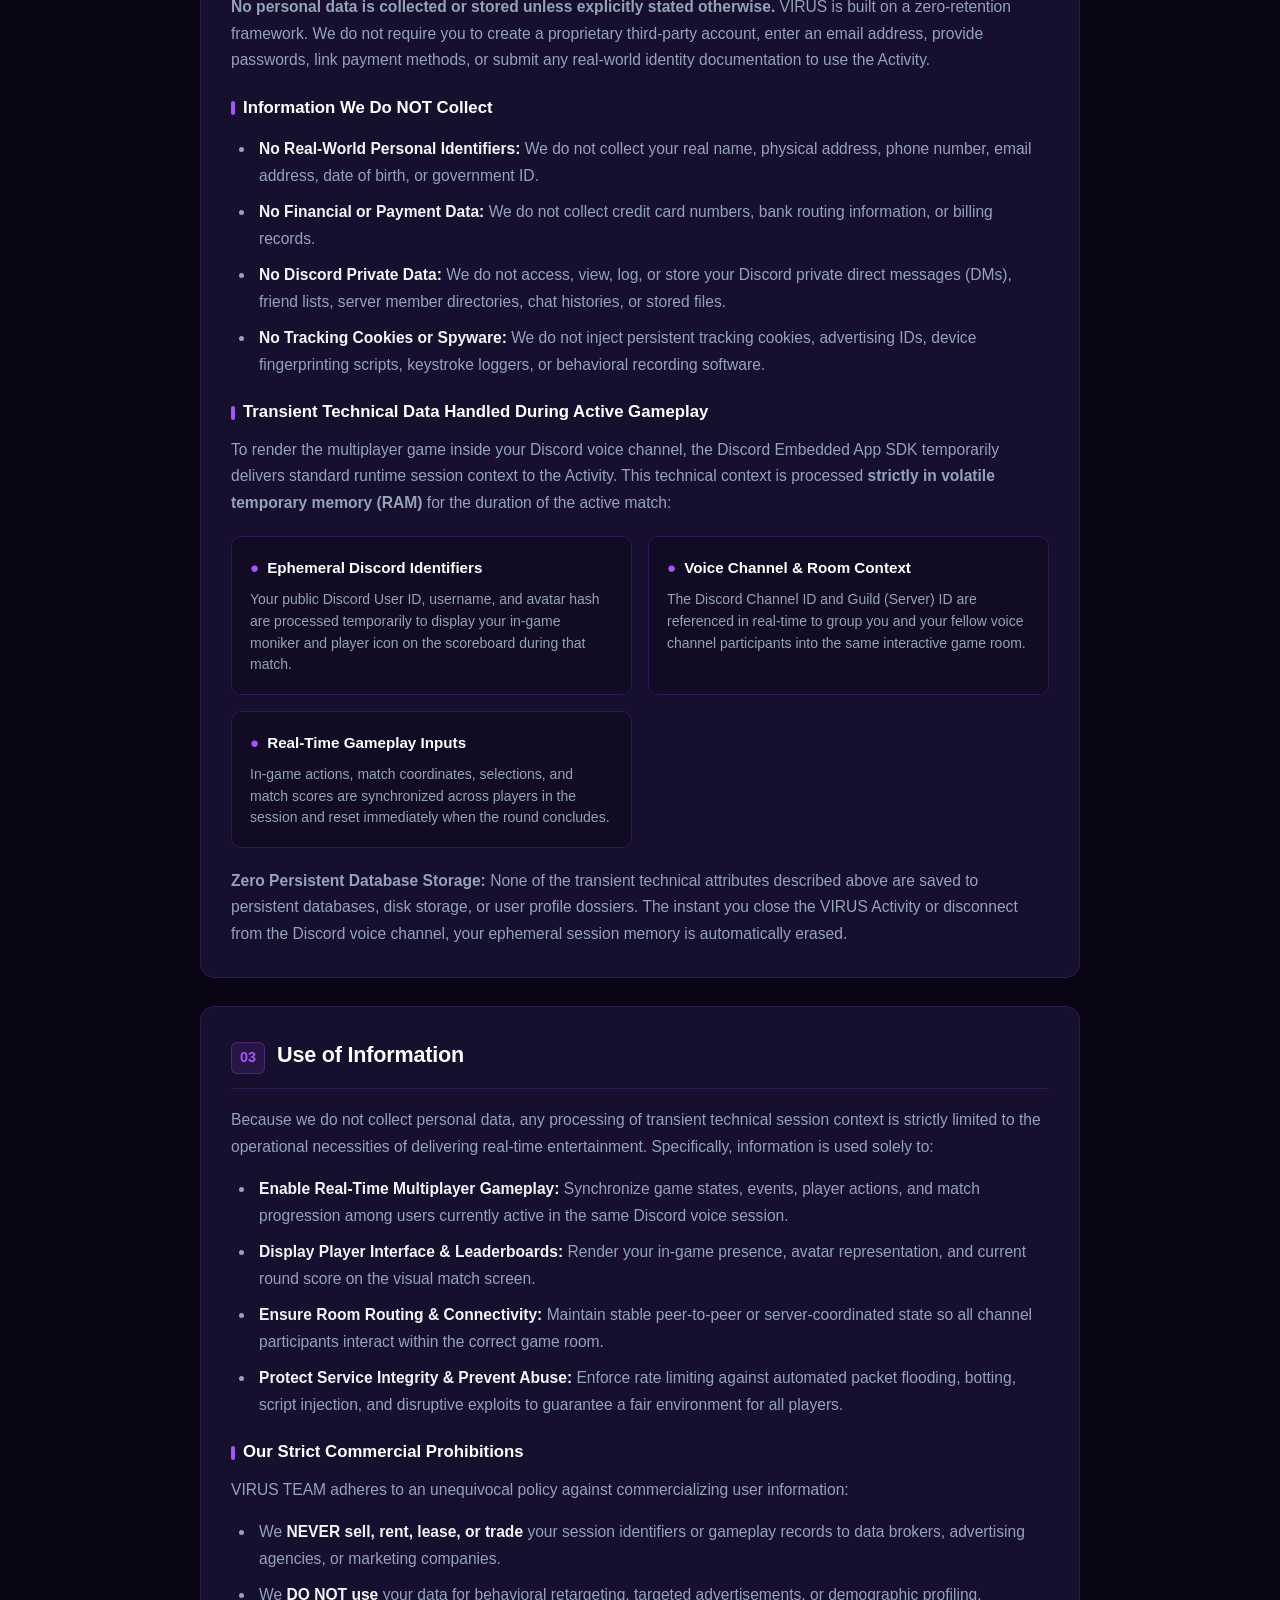
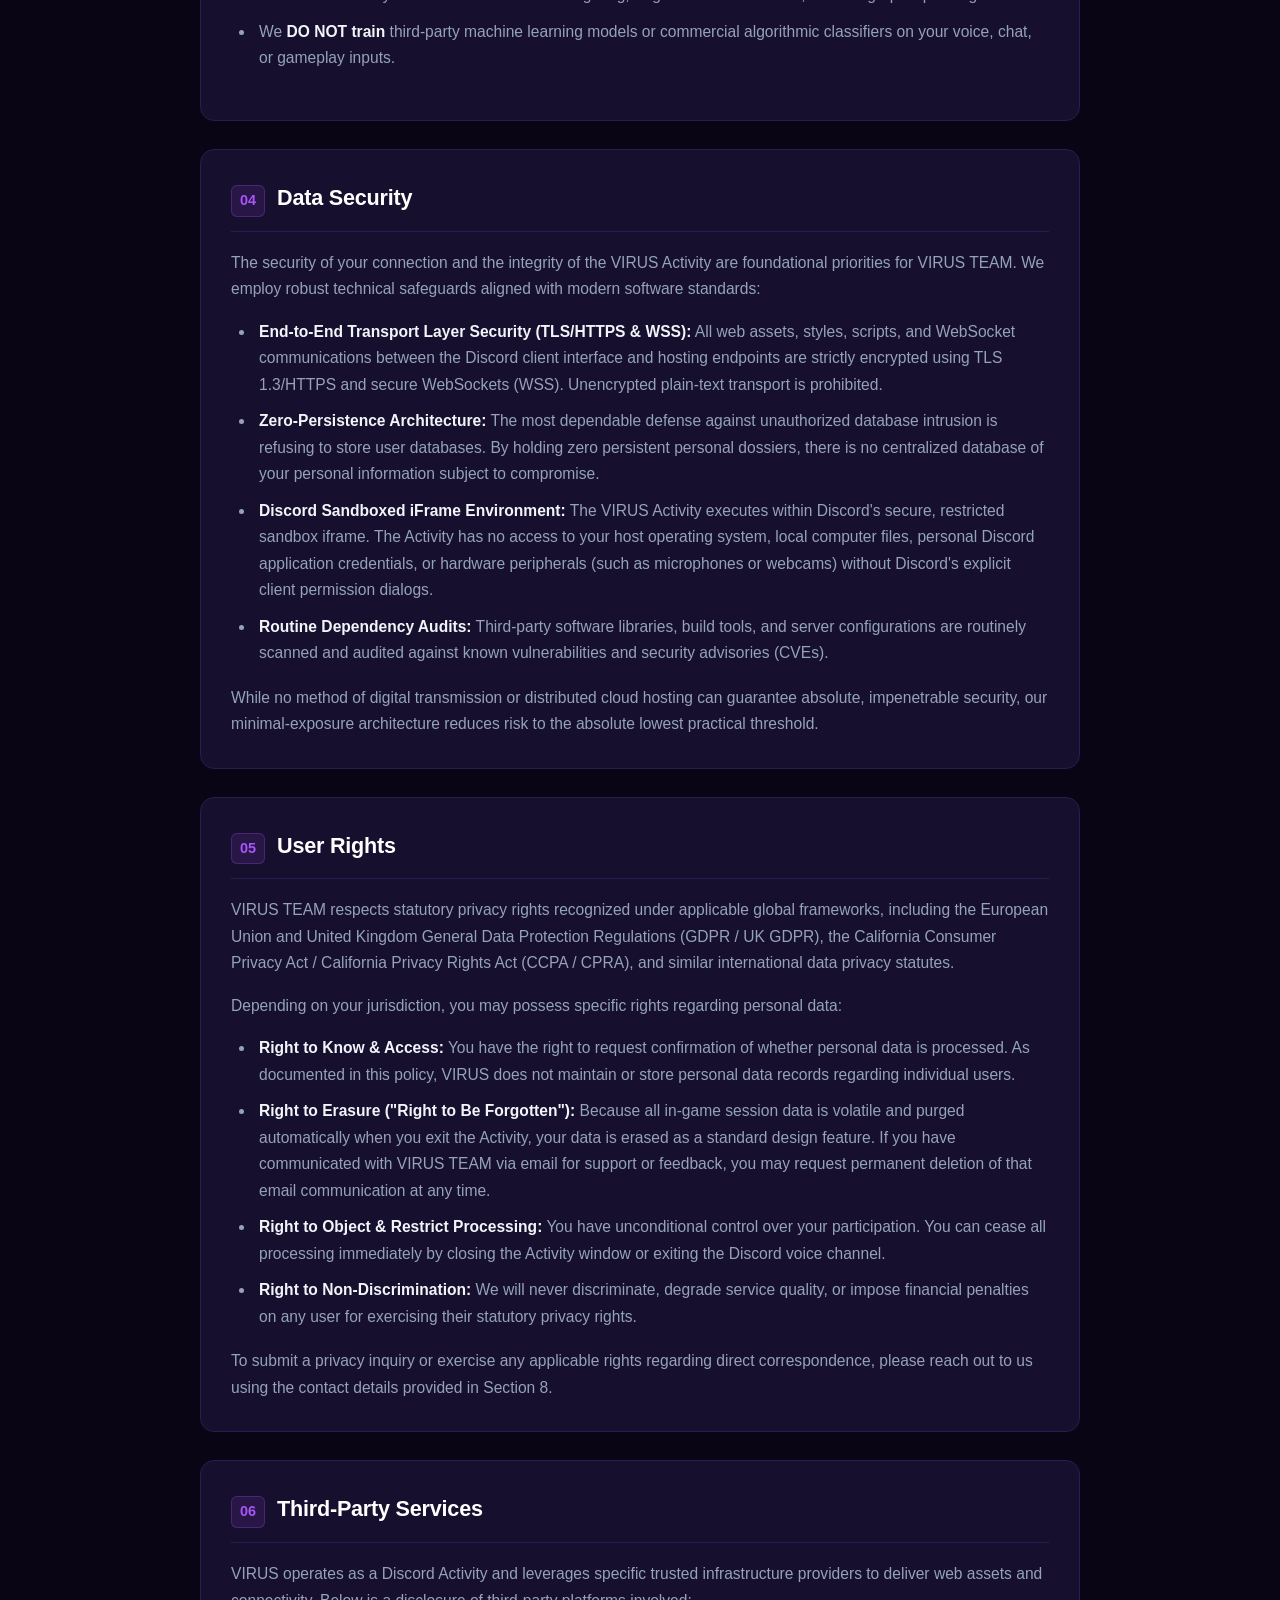
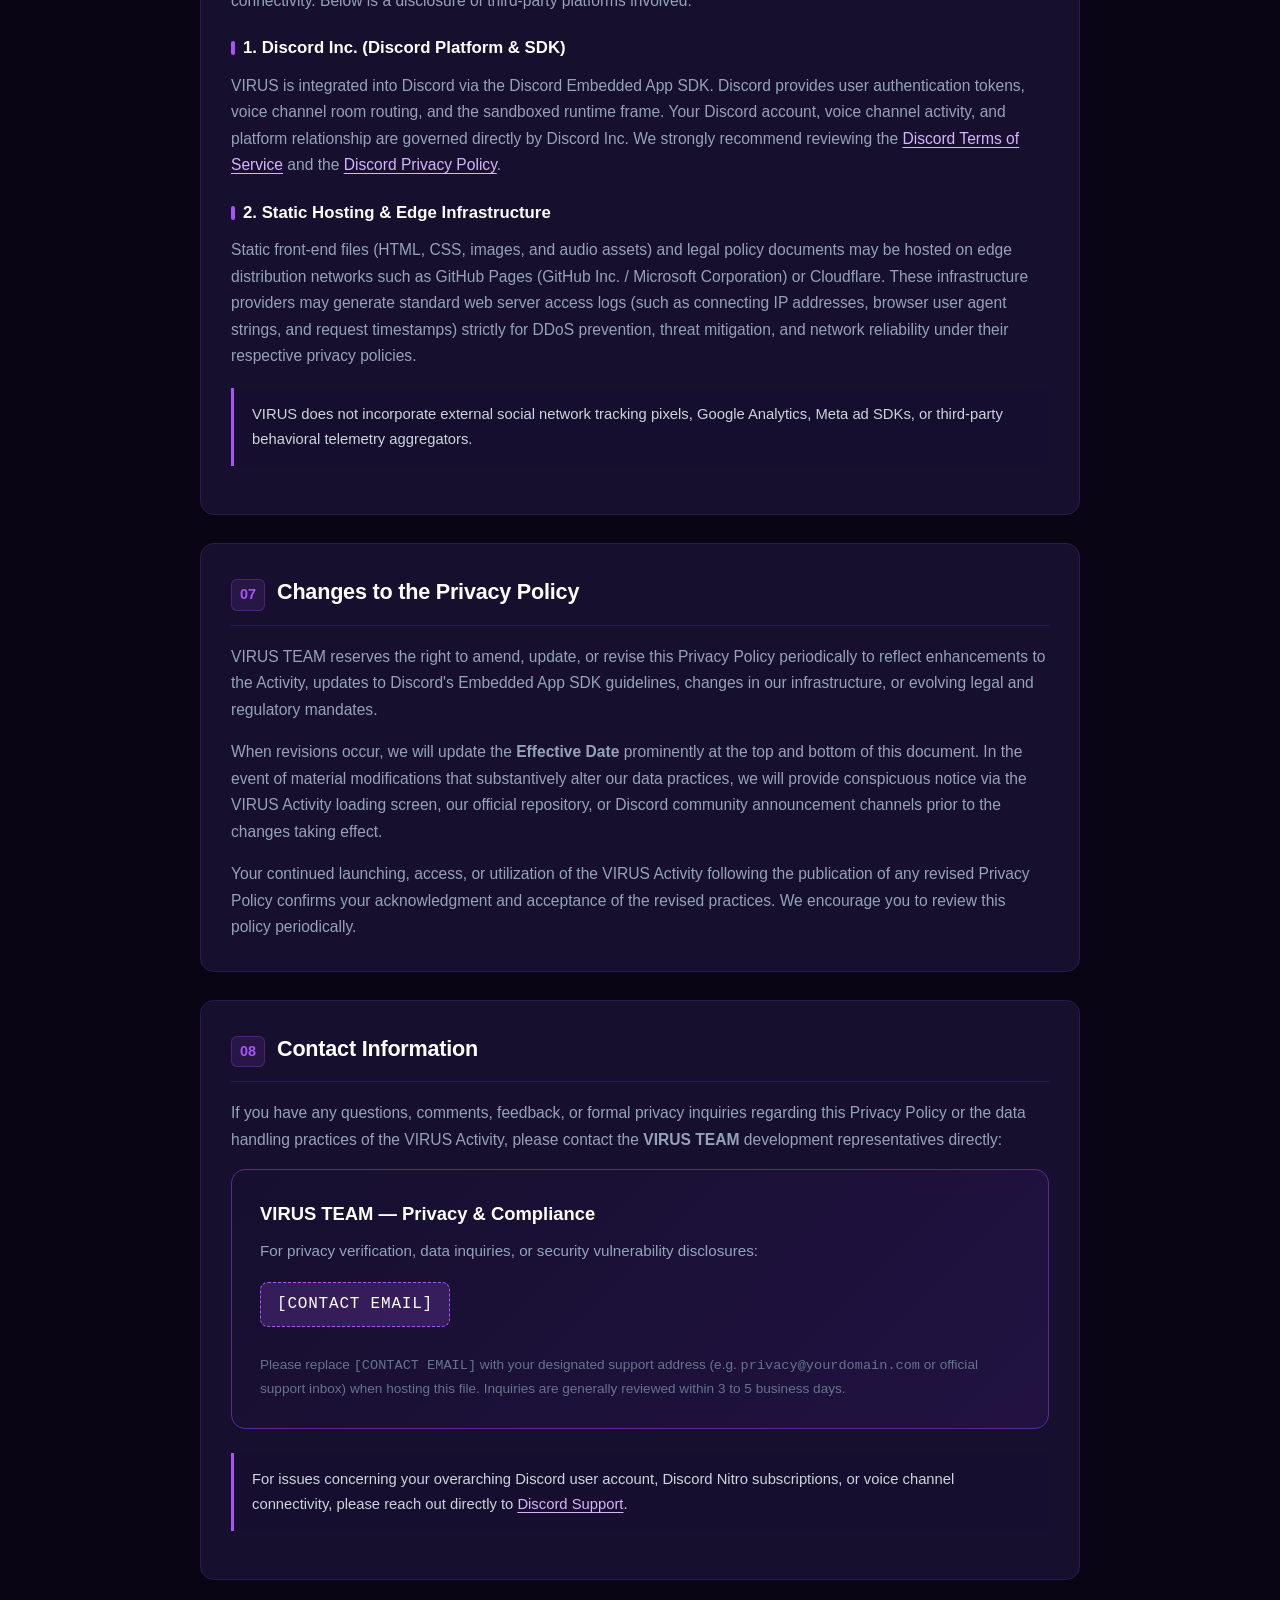
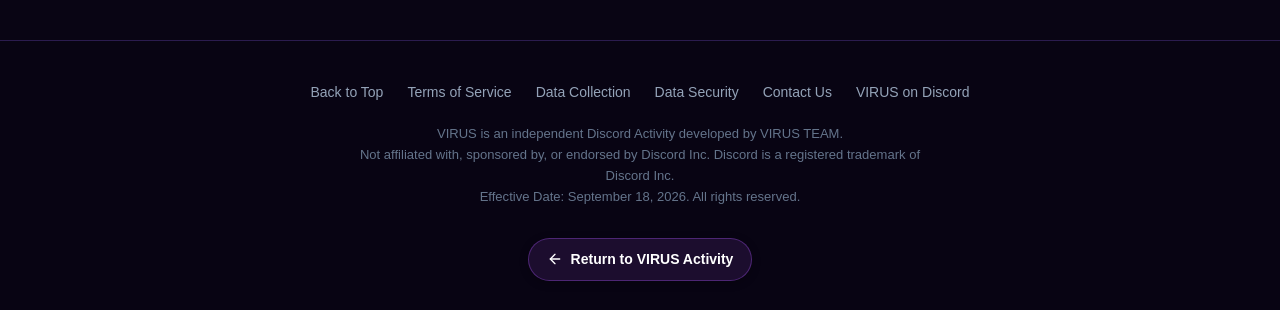
<file: privacy.html>
<!DOCTYPE html>
<html lang="en">
<head>
  <meta charset="UTF-8">
  <meta name="viewport" content="width=device-width, initial-scale=1.0">
  <title>VIRUS - Privacy Policy</title>
  <meta name="description" content="Official Privacy Policy for the VIRUS Discord Activity, developed independently by VIRUS TEAM. Learn how user privacy is protected.">
  <meta name="robots" content="index, follow">
  <meta property="og:title" content="VIRUS Discord Activity - Privacy Policy">
  <meta property="og:description" content="Review the Privacy Policy for the VIRUS Discord Activity developed by VIRUS TEAM. No personal data collected.">
  <meta property="og:type" content="website">
  <style>
    /* Reset & CSS Variables */
    *, *::before, *::after {
      box-sizing: border-box;
      margin: 0;
      padding: 0;
    }

    :root {
      --bg-primary: #090514;
      --bg-secondary: #110b24;
      --bg-card: #160f2e;
      --bg-card-hover: #1c133a;
      --border-subtle: #2b1c4f;
      --border-accent: #5b2899;
      --border-focus: #9d4edd;
      
      --purple-light: #d8b4fe;
      --purple-accent: #a855f7;
      --purple-glow: rgba(168, 85, 247, 0.25);
      --purple-deep: #4c1d95;
      
      --text-main: #f1f5f9;
      --text-muted: #94a3b8;
      --text-dim: #64748b;
      
      --badge-bg: rgba(168, 85, 247, 0.12);
      --badge-border: rgba(168, 85, 247, 0.35);
      --badge-text: #c084fc;

      --alert-bg: rgba(139, 92, 246, 0.08);
      --alert-border: rgba(139, 92, 246, 0.3);

      --success-bg: rgba(16, 185, 129, 0.08);
      --success-border: rgba(16, 185, 129, 0.3);
      --success-text: #34d399;

      --font-family: -apple-system, BlinkMacSystemFont, "Segoe UI", Roboto, Oxygen, Ubuntu, Cantarell, "Helvetica Neue", sans-serif;
      --transition: all 0.2s ease-in-out;
    }

    html {
      scroll-behavior: smooth;
      color-scheme: dark;
    }

    body {
      background-color: var(--bg-primary);
      color: var(--text-main);
      font-family: var(--font-family);
      line-height: 1.65;
      font-size: 16px;
      padding: 0;
      min-height: 100vh;
      display: flex;
      flex-direction: column;
      background-image: 
        radial-gradient(circle at 50% 0%, rgba(126, 34, 206, 0.22) 0%, transparent 60%),
        radial-gradient(circle at 10% 40%, rgba(88, 28, 135, 0.12) 0%, transparent 40%),
        radial-gradient(circle at 90% 80%, rgba(109, 40, 217, 0.1) 0%, transparent 50%);
      background-attachment: fixed;
    }

    a {
      color: var(--purple-light);
      text-decoration: underline;
      text-underline-offset: 3px;
      transition: var(--transition);
    }

    a:hover {
      color: #ffffff;
      text-decoration-color: var(--purple-accent);
    }

    /* Container */
    .container {
      width: 100%;
      max-width: 920px;
      margin: 0 auto;
      padding: 0 20px;
    }

    /* Navigation / Header Bar */
    header {
      position: sticky;
      top: 0;
      z-index: 100;
      background-color: rgba(9, 5, 20, 0.85);
      backdrop-filter: blur(12px);
      -webkit-backdrop-filter: blur(12px);
      border-bottom: 1px solid var(--border-subtle);
      padding: 16px 0;
    }

    .header-content {
      display: flex;
      align-items: center;
      justify-content: space-between;
      gap: 16px;
      flex-wrap: wrap;
    }

    .brand {
      display: flex;
      align-items: center;
      gap: 12px;
      text-decoration: none;
    }

    .brand-logo {
      width: 38px;
      height: 38px;
      border-radius: 10px;
      background: linear-gradient(135deg, #7c3aed, #9d4edd);
      box-shadow: 0 0 16px var(--purple-glow);
      display: flex;
      align-items: center;
      justify-content: center;
      font-weight: 900;
      font-size: 19px;
      letter-spacing: -0.5px;
      color: #ffffff;
      border: 1px solid rgba(255, 255, 255, 0.2);
    }

    .brand-text {
      display: flex;
      flex-direction: column;
    }

    .brand-title {
      font-size: 1.15rem;
      font-weight: 800;
      letter-spacing: 0.08em;
      color: #ffffff;
      line-height: 1.2;
    }

    .brand-subtitle {
      font-size: 0.75rem;
      color: var(--purple-light);
      letter-spacing: 0.04em;
    }

    .header-actions {
      display: flex;
      align-items: center;
      gap: 12px;
    }

    .btn-nav-link {
      color: var(--text-muted);
      font-size: 0.875rem;
      font-weight: 500;
      text-decoration: none;
      padding: 8px 12px;
      border-radius: 8px;
      transition: var(--transition);
    }

    .btn-nav-link:hover {
      color: #ffffff;
      background-color: rgba(255, 255, 255, 0.05);
    }

    .btn-return {
      display: inline-flex;
      align-items: center;
      gap: 8px;
      padding: 9px 18px;
      border-radius: 9999px;
      background-color: rgba(168, 85, 247, 0.12);
      border: 1px solid var(--badge-border);
      color: #ffffff;
      font-size: 0.875rem;
      font-weight: 600;
      text-decoration: none;
      transition: var(--transition);
      box-shadow: 0 2px 8px rgba(0, 0, 0, 0.25);
    }

    .btn-return:hover {
      background-color: rgba(168, 85, 247, 0.25);
      border-color: var(--purple-accent);
      color: #ffffff;
      transform: translateY(-1px);
      box-shadow: 0 4px 14px var(--purple-glow);
    }

    /* Hero / Document Header */
    .hero {
      padding: 48px 0 28px;
      text-align: left;
    }

    .pill-tag {
      display: inline-flex;
      align-items: center;
      gap: 6px;
      padding: 4px 12px;
      border-radius: 9999px;
      font-size: 0.775rem;
      font-weight: 600;
      text-transform: uppercase;
      letter-spacing: 0.06em;
      background: var(--badge-bg);
      border: 1px solid var(--badge-border);
      color: var(--badge-text);
      margin-bottom: 16px;
    }

    .pill-dot {
      width: 6px;
      height: 6px;
      border-radius: 50%;
      background-color: var(--purple-accent);
      box-shadow: 0 0 6px var(--purple-accent);
    }

    .hero-title {
      font-size: 2.5rem;
      font-weight: 800;
      letter-spacing: -0.02em;
      color: #ffffff;
      line-height: 1.15;
      margin-bottom: 12px;
    }

    .hero-subtitle {
      font-size: 1.05rem;
      color: var(--text-muted);
      max-width: 740px;
      line-height: 1.6;
    }

    /* Quick Meta Info Box */
    .meta-box {
      margin: 24px 0 32px;
      background-color: var(--bg-card);
      border: 1px solid var(--border-subtle);
      border-radius: 14px;
      padding: 18px 24px;
      display: flex;
      flex-wrap: wrap;
      gap: 24px;
      align-items: center;
      justify-content: space-between;
    }

    .meta-item {
      display: flex;
      flex-direction: column;
      gap: 4px;
    }

    .meta-label {
      font-size: 0.75rem;
      text-transform: uppercase;
      letter-spacing: 0.06em;
      color: var(--text-dim);
      font-weight: 600;
    }

    .meta-value {
      font-size: 0.95rem;
      font-weight: 600;
      color: var(--text-main);
    }

    /* Privacy Highlight / Zero-Collection Box */
    .privacy-highlight-card {
      background: linear-gradient(135deg, rgba(16, 185, 129, 0.08) 0%, rgba(22, 15, 46, 0.9) 100%);
      border: 1px solid var(--success-border);
      border-radius: 14px;
      padding: 20px 24px;
      margin-bottom: 36px;
      display: flex;
      gap: 18px;
      align-items: flex-start;
    }

    .highlight-icon {
      flex-shrink: 0;
      width: 32px;
      height: 32px;
      border-radius: 10px;
      background: rgba(16, 185, 129, 0.18);
      border: 1px solid var(--success-border);
      color: var(--success-text);
      display: flex;
      align-items: center;
      justify-content: center;
      font-weight: 800;
      font-size: 17px;
    }

    .highlight-body {
      font-size: 0.925rem;
      color: #e2e8f0;
      line-height: 1.6;
    }

    .highlight-body strong {
      color: #ffffff;
      font-size: 1rem;
      display: block;
      margin-bottom: 4px;
    }

    /* Table of Contents */
    .toc-card {
      background-color: var(--bg-secondary);
      border: 1px solid var(--border-subtle);
      border-radius: 14px;
      padding: 24px;
      margin-bottom: 40px;
    }

    .toc-title {
      font-size: 1.05rem;
      font-weight: 700;
      color: #ffffff;
      margin-bottom: 16px;
      display: flex;
      align-items: center;
      gap: 8px;
    }

    .toc-list {
      list-style: none;
      display: grid;
      grid-template-columns: repeat(auto-fit, minmax(280px, 1fr));
      gap: 10px 16px;
    }

    .toc-list li a {
      display: inline-flex;
      align-items: center;
      gap: 8px;
      color: var(--text-muted);
      text-decoration: none;
      font-size: 0.9rem;
      transition: var(--transition);
      padding: 4px 0;
    }

    .toc-list li a:hover {
      color: var(--purple-light);
      transform: translateX(3px);
    }

    .toc-num {
      color: var(--purple-accent);
      font-size: 0.8rem;
      font-weight: 700;
      min-width: 20px;
    }

    /* Content Sections */
    .legal-content {
      display: flex;
      flex-direction: column;
      gap: 28px;
      margin-bottom: 60px;
    }

    .section-card {
      background-color: var(--bg-card);
      border: 1px solid var(--border-subtle);
      border-radius: 14px;
      padding: 30px;
      scroll-margin-top: 90px;
      transition: border-color 0.2s ease;
    }

    .section-card:hover {
      border-color: rgba(168, 85, 247, 0.4);
    }

    .section-header {
      display: flex;
      align-items: baseline;
      gap: 12px;
      border-bottom: 1px solid var(--border-subtle);
      padding-bottom: 14px;
      margin-bottom: 18px;
    }

    .section-number {
      font-size: 0.9rem;
      font-weight: 800;
      color: var(--purple-accent);
      background-color: rgba(168, 85, 247, 0.12);
      padding: 3px 8px;
      border-radius: 6px;
      border: 1px solid rgba(168, 85, 247, 0.25);
    }

    .section-title {
      font-size: 1.35rem;
      font-weight: 700;
      color: #ffffff;
      letter-spacing: -0.01em;
    }

    .section-body {
      color: var(--text-muted);
      font-size: 0.975rem;
      line-height: 1.7;
    }

    .section-body p {
      margin-bottom: 16px;
    }

    .section-body p:last-child {
      margin-bottom: 0;
    }

    .section-body ul {
      margin: 14px 0 18px 24px;
      list-style-type: disc;
    }

    .section-body li {
      margin-bottom: 10px;
      padding-left: 4px;
    }

    .section-body li strong {
      color: var(--text-main);
    }

    /* Subsections */
    .subsection-heading {
      font-size: 1.05rem;
      font-weight: 700;
      color: #ffffff;
      margin: 20px 0 10px;
      display: flex;
      align-items: center;
      gap: 8px;
    }

    .subsection-heading::before {
      content: "";
      width: 4px;
      height: 14px;
      background-color: var(--purple-accent);
      border-radius: 2px;
      display: inline-block;
    }

    /* Notice & Comparison Grids */
    .notice-box {
      background-color: rgba(22, 15, 46, 0.7);
      border-left: 3px solid var(--purple-accent);
      padding: 14px 18px;
      border-radius: 0 8px 8px 0;
      margin: 18px 0;
      font-size: 0.925rem;
      color: #cbd5e1;
    }

    .data-grid {
      display: grid;
      grid-template-columns: repeat(auto-fit, minmax(280px, 1fr));
      gap: 16px;
      margin: 20px 0;
    }

    .data-card {
      background-color: var(--bg-secondary);
      border: 1px solid var(--border-subtle);
      border-radius: 10px;
      padding: 18px;
    }

    .data-card-title {
      font-size: 0.95rem;
      font-weight: 700;
      color: #ffffff;
      margin-bottom: 8px;
      display: flex;
      align-items: center;
      gap: 8px;
    }

    .data-card p {
      font-size: 0.875rem;
      color: var(--text-muted);
      line-height: 1.55;
      margin-bottom: 0;
    }

    /* Contact Block */
    .contact-card {
      background: linear-gradient(135deg, rgba(22, 15, 46, 0.95), rgba(39, 20, 77, 0.65));
      border: 1px solid var(--border-accent);
      border-radius: 14px;
      padding: 28px;
      margin-top: 14px;
    }

    .contact-badge {
      display: inline-block;
      background: rgba(168, 85, 247, 0.2);
      color: #ffffff;
      font-family: monospace;
      font-size: 1rem;
      padding: 8px 16px;
      border-radius: 8px;
      border: 1px dashed var(--purple-accent);
      letter-spacing: 0.05em;
      margin: 12px 0 16px;
      user-select: all;
    }

    /* Footer */
    footer {
      margin-top: auto;
      border-top: 1px solid var(--border-subtle);
      background-color: rgba(9, 5, 20, 0.95);
      padding: 40px 0 30px;
      font-size: 0.875rem;
      color: var(--text-dim);
    }

    .footer-content {
      display: flex;
      flex-direction: column;
      gap: 20px;
      align-items: center;
      text-align: center;
    }

    .footer-links {
      display: flex;
      gap: 24px;
      flex-wrap: wrap;
      justify-content: center;
    }

    .footer-links a {
      color: var(--text-muted);
      text-decoration: none;
      font-size: 0.875rem;
    }

    .footer-links a:hover {
      color: var(--purple-light);
    }

    .footer-copy {
      font-size: 0.815rem;
      color: var(--text-dim);
      line-height: 1.6;
      max-width: 600px;
    }

    /* Responsive adjustments */
    @media (max-width: 640px) {
      .hero-title {
        font-size: 1.85rem;
      }

      .section-card {
        padding: 20px;
      }

      .meta-box {
        flex-direction: column;
        align-items: flex-start;
        gap: 14px;
      }

      .toc-list {
        grid-template-columns: 1fr;
      }

      .header-content {
        justify-content: center;
      }

      .header-actions {
        width: 100%;
        justify-content: center;
      }
    }
  </style>
</head>
<body>

  <!-- Sticky Header -->
  <header>
    <div class="container header-content">
      <a href="#top" class="brand" title="VIRUS Activity - Privacy Policy">
        <div class="brand-logo">V</div>
        <div class="brand-text">
          <span class="brand-title">VIRUS</span>
          <span class="brand-subtitle">DEVELOPED BY VIRUS TEAM</span>
        </div>
      </a>
      
      <div class="header-actions">
        <a href="terms.html" class="btn-nav-link" title="Read Terms of Service">Terms of Service</a>
        <a href="https://discord.com" class="btn-return" title="Return to VIRUS on Discord">
          <svg width="16" height="16" viewBox="0 0 24 24" fill="none" stroke="currentColor" stroke-width="2" stroke-linecap="round" stroke-linejoin="round">
            <line x1="19" y1="12" x2="5" y2="12"></line>
            <polyline points="12 19 5 12 12 5"></polyline>
          </svg>
          Return to VIRUS Activity
        </a>
      </div>
    </div>
  </header>

  <!-- Main Legal Document Content -->
  <main class="container" id="top">
    
    <!-- Hero Header -->
    <div class="hero">
      <div class="pill-tag">
        <span class="pill-dot"></span>
        Privacy & Data Transparency
      </div>
      <h1 class="hero-title">Privacy Policy</h1>
      <p class="hero-subtitle">
        This Privacy Policy details our unwavering commitment to player privacy, transparent data practices, and the technical principles governing the VIRUS Discord Activity.
      </p>
    </div>

    <!-- Meta Details Box -->
    <div class="meta-box">
      <div class="meta-item">
        <span class="meta-label">Application</span>
        <span class="meta-value">VIRUS (Discord Activity)</span>
      </div>
      <div class="meta-item">
        <span class="meta-label">Developer</span>
        <span class="meta-value">VIRUS TEAM</span>
      </div>
      <div class="meta-item">
        <span class="meta-label">Effective Date</span>
        <span class="meta-value">September 18, 2026</span>
      </div>
      <div class="meta-item">
        <span class="meta-label">Data Retention</span>
        <span class="meta-value" style="color: #34d399;">Zero Persistent PII</span>
      </div>
    </div>

    <!-- Quick Core Commitment Card -->
    <div class="privacy-highlight-card">
      <div class="highlight-icon">✓</div>
      <div class="highlight-body">
        <strong>Core Privacy Commitment: No Personal Data Collected</strong>
        VIRUS is architected with a strict privacy-by-design standard. We do not harvest, monetize, sell, or maintain persistent databases of your personal identity, messages, or financial information. Any session data received is transient, volatile, and purged immediately upon exiting the Activity.
      </div>
    </div>

    <!-- Table of Contents -->
    <nav class="toc-card" aria-label="Table of Contents">
      <h2 class="toc-title">
        <svg width="18" height="18" viewBox="0 0 24 24" fill="none" stroke="currentColor" stroke-width="2" stroke-linecap="round" stroke-linejoin="round" style="color: var(--purple-accent);">
          <line x1="8" y1="6" x2="21" y2="6"></line>
          <line x1="8" y1="12" x2="21" y2="12"></line>
          <line x1="8" y1="18" x2="21" y2="18"></line>
          <line x1="3" y1="6" x2="3.01" y2="6"></line>
          <line x1="3" y1="12" x2="3.01" y2="12"></line>
          <line x1="3" y1="18" x2="3.01" y2="18"></line>
        </svg>
        Table of Contents
      </h2>
      <ul class="toc-list">
        <li><a href="#section-1"><span class="toc-num">01.</span> Introduction</a></li>
        <li><a href="#section-2"><span class="toc-num">02.</span> Data Collection</a></li>
        <li><a href="#section-3"><span class="toc-num">03.</span> Use of Information</a></li>
        <li><a href="#section-4"><span class="toc-num">04.</span> Data Security</a></li>
        <li><a href="#section-5"><span class="toc-num">05.</span> User Rights</a></li>
        <li><a href="#section-6"><span class="toc-num">06.</span> Third-Party Services</a></li>
        <li><a href="#section-7"><span class="toc-num">07.</span> Changes to the Privacy Policy</a></li>
        <li><a href="#section-8"><span class="toc-num">08.</span> Contact Information</a></li>
      </ul>
    </nav>

    <!-- Document Body Sections -->
    <div class="legal-content">

      <!-- Section 1 -->
      <section class="section-card" id="section-1">
        <div class="section-header">
          <span class="section-number">01</span>
          <h2 class="section-title">Introduction</h2>
        </div>
        <div class="section-body">
          <p>
            Welcome to the official Privacy Policy for <strong>VIRUS</strong>, an interactive multiplayer Discord Activity developed, operated, and maintained by <strong>VIRUS TEAM</strong> ("we," "us," or "our"). 
          </p>
          <p>
            VIRUS operates directly within the Discord desktop, web, and mobile clients as an embedded application running inside Discord voice channels and servers via the official Discord Embedded App SDK. We respect the personal privacy of all players and believe that social gaming should be transparent, secure, and entirely devoid of intrusive user surveillance or covert behavioral monetization.
          </p>
          <p>
            This Privacy Policy sets forth our clear standards regarding what minimal information may be handled during an active gameplay session, how that technical context is utilized exclusively to provide real-time game functions, and your rights and controls as a user. By launching, entering, or participating in the VIRUS Activity, you acknowledge the privacy practices outlined herein.
          </p>
          <div class="notice-box">
            VIRUS TEAM is an independent developer group. VIRUS is not owned, operated, sponsored, or directly managed by Discord Inc. Discord's own data processing practices are governed exclusively by the <a href="https://discord.com/privacy" target="_blank" rel="noopener noreferrer">Discord Privacy Policy</a>.
          </div>
        </div>
      </section>

      <!-- Section 2 -->
      <section class="section-card" id="section-2">
        <div class="section-header">
          <span class="section-number">02</span>
          <h2 class="section-title">Data Collection</h2>
        </div>
        <div class="section-body">
          <p>
            <strong>No personal data is collected or stored unless explicitly stated otherwise.</strong> VIRUS is built on a zero-retention framework. We do not require you to create a proprietary third-party account, enter an email address, provide passwords, link payment methods, or submit any real-world identity documentation to use the Activity.
          </p>
          
          <h3 class="subsection-heading">Information We Do NOT Collect</h3>
          <ul>
            <li><strong>No Real-World Personal Identifiers:</strong> We do not collect your real name, physical address, phone number, email address, date of birth, or government ID.</li>
            <li><strong>No Financial or Payment Data:</strong> We do not collect credit card numbers, bank routing information, or billing records.</li>
            <li><strong>No Discord Private Data:</strong> We do not access, view, log, or store your Discord private direct messages (DMs), friend lists, server member directories, chat histories, or stored files.</li>
            <li><strong>No Tracking Cookies or Spyware:</strong> We do not inject persistent tracking cookies, advertising IDs, device fingerprinting scripts, keystroke loggers, or behavioral recording software.</li>
          </ul>

          <h3 class="subsection-heading">Transient Technical Data Handled During Active Gameplay</h3>
          <p>
            To render the multiplayer game inside your Discord voice channel, the Discord Embedded App SDK temporarily delivers standard runtime session context to the Activity. This technical context is processed <strong>strictly in volatile temporary memory (RAM)</strong> for the duration of the active match:
          </p>

          <div class="data-grid">
            <div class="data-card">
              <div class="data-card-title">
                <span style="color: var(--purple-accent);">●</span> Ephemeral Discord Identifiers
              </div>
              <p>Your public Discord User ID, username, and avatar hash are processed temporarily to display your in-game moniker and player icon on the scoreboard during that match.</p>
            </div>
            <div class="data-card">
              <div class="data-card-title">
                <span style="color: var(--purple-accent);">●</span> Voice Channel & Room Context
              </div>
              <p>The Discord Channel ID and Guild (Server) ID are referenced in real-time to group you and your fellow voice channel participants into the same interactive game room.</p>
            </div>
            <div class="data-card">
              <div class="data-card-title">
                <span style="color: var(--purple-accent);">●</span> Real-Time Gameplay Inputs
              </div>
              <p>In-game actions, match coordinates, selections, and match scores are synchronized across players in the session and reset immediately when the round concludes.</p>
            </div>
          </div>

          <p>
            <strong>Zero Persistent Database Storage:</strong> None of the transient technical attributes described above are saved to persistent databases, disk storage, or user profile dossiers. The instant you close the VIRUS Activity or disconnect from the Discord voice channel, your ephemeral session memory is automatically erased.
          </p>
        </div>
      </section>

      <!-- Section 3 -->
      <section class="section-card" id="section-3">
        <div class="section-header">
          <span class="section-number">03</span>
          <h2 class="section-title">Use of Information</h2>
        </div>
        <div class="section-body">
          <p>
            Because we do not collect personal data, any processing of transient technical session context is strictly limited to the operational necessities of delivering real-time entertainment. Specifically, information is used solely to:
          </p>
          <ul>
            <li><strong>Enable Real-Time Multiplayer Gameplay:</strong> Synchronize game states, events, player actions, and match progression among users currently active in the same Discord voice session.</li>
            <li><strong>Display Player Interface & Leaderboards:</strong> Render your in-game presence, avatar representation, and current round score on the visual match screen.</li>
            <li><strong>Ensure Room Routing & Connectivity:</strong> Maintain stable peer-to-peer or server-coordinated state so all channel participants interact within the correct game room.</li>
            <li><strong>Protect Service Integrity & Prevent Abuse:</strong> Enforce rate limiting against automated packet flooding, botting, script injection, and disruptive exploits to guarantee a fair environment for all players.</li>
          </ul>

          <h3 class="subsection-heading">Our Strict Commercial Prohibitions</h3>
          <p>
            VIRUS TEAM adheres to an unequivocal policy against commercializing user information:
          </p>
          <ul>
            <li>We <strong>NEVER sell, rent, lease, or trade</strong> your session identifiers or gameplay records to data brokers, advertising agencies, or marketing companies.</li>
            <li>We <strong>DO NOT use</strong> your data for behavioral retargeting, targeted advertisements, or demographic profiling.</li>
            <li>We <strong>DO NOT train</strong> third-party machine learning models or commercial algorithmic classifiers on your voice, chat, or gameplay inputs.</li>
          </ul>
        </div>
      </section>

      <!-- Section 4 -->
      <section class="section-card" id="section-4">
        <div class="section-header">
          <span class="section-number">04</span>
          <h2 class="section-title">Data Security</h2>
        </div>
        <div class="section-body">
          <p>
            The security of your connection and the integrity of the VIRUS Activity are foundational priorities for VIRUS TEAM. We employ robust technical safeguards aligned with modern software standards:
          </p>
          <ul>
            <li><strong>End-to-End Transport Layer Security (TLS/HTTPS & WSS):</strong> All web assets, styles, scripts, and WebSocket communications between the Discord client interface and hosting endpoints are strictly encrypted using TLS 1.3/HTTPS and secure WebSockets (WSS). Unencrypted plain-text transport is prohibited.</li>
            <li><strong>Zero-Persistence Architecture:</strong> The most dependable defense against unauthorized database intrusion is refusing to store user databases. By holding zero persistent personal dossiers, there is no centralized database of your personal information subject to compromise.</li>
            <li><strong>Discord Sandboxed iFrame Environment:</strong> The VIRUS Activity executes within Discord's secure, restricted sandbox iframe. The Activity has no access to your host operating system, local computer files, personal Discord application credentials, or hardware peripherals (such as microphones or webcams) without Discord's explicit client permission dialogs.</li>
            <li><strong>Routine Dependency Audits:</strong> Third-party software libraries, build tools, and server configurations are routinely scanned and audited against known vulnerabilities and security advisories (CVEs).</li>
          </ul>
          <p>
            While no method of digital transmission or distributed cloud hosting can guarantee absolute, impenetrable security, our minimal-exposure architecture reduces risk to the absolute lowest practical threshold.
          </p>
        </div>
      </section>

      <!-- Section 5 -->
      <section class="section-card" id="section-5">
        <div class="section-header">
          <span class="section-number">05</span>
          <h2 class="section-title">User Rights</h2>
        </div>
        <div class="section-body">
          <p>
            VIRUS TEAM respects statutory privacy rights recognized under applicable global frameworks, including the European Union and United Kingdom General Data Protection Regulations (GDPR / UK GDPR), the California Consumer Privacy Act / California Privacy Rights Act (CCPA / CPRA), and similar international data privacy statutes.
          </p>
          <p>
            Depending on your jurisdiction, you may possess specific rights regarding personal data:
          </p>
          <ul>
            <li><strong>Right to Know & Access:</strong> You have the right to request confirmation of whether personal data is processed. As documented in this policy, VIRUS does not maintain or store personal data records regarding individual users.</li>
            <li><strong>Right to Erasure ("Right to Be Forgotten"):</strong> Because all in-game session data is volatile and purged automatically when you exit the Activity, your data is erased as a standard design feature. If you have communicated with VIRUS TEAM via email for support or feedback, you may request permanent deletion of that email communication at any time.</li>
            <li><strong>Right to Object & Restrict Processing:</strong> You have unconditional control over your participation. You can cease all processing immediately by closing the Activity window or exiting the Discord voice channel.</li>
            <li><strong>Right to Non-Discrimination:</strong> We will never discriminate, degrade service quality, or impose financial penalties on any user for exercising their statutory privacy rights.</li>
          </ul>
          <p>
            To submit a privacy inquiry or exercise any applicable rights regarding direct correspondence, please reach out to us using the contact details provided in Section 8.
          </p>
        </div>
      </section>

      <!-- Section 6 -->
      <section class="section-card" id="section-6">
        <div class="section-header">
          <span class="section-number">06</span>
          <h2 class="section-title">Third-Party Services</h2>
        </div>
        <div class="section-body">
          <p>
            VIRUS operates as a Discord Activity and leverages specific trusted infrastructure providers to deliver web assets and connectivity. Below is a disclosure of third-party platforms involved:
          </p>
          
          <h3 class="subsection-heading">1. Discord Inc. (Discord Platform & SDK)</h3>
          <p>
            VIRUS is integrated into Discord via the Discord Embedded App SDK. Discord provides user authentication tokens, voice channel room routing, and the sandboxed runtime frame. Your Discord account, voice channel activity, and platform relationship are governed directly by Discord Inc. We strongly recommend reviewing the <a href="https://discord.com/terms" target="_blank" rel="noopener noreferrer">Discord Terms of Service</a> and the <a href="https://discord.com/privacy" target="_blank" rel="noopener noreferrer">Discord Privacy Policy</a>.
          </p>

          <h3 class="subsection-heading">2. Static Hosting & Edge Infrastructure</h3>
          <p>
            Static front-end files (HTML, CSS, images, and audio assets) and legal policy documents may be hosted on edge distribution networks such as GitHub Pages (GitHub Inc. / Microsoft Corporation) or Cloudflare. These infrastructure providers may generate standard web server access logs (such as connecting IP addresses, browser user agent strings, and request timestamps) strictly for DDoS prevention, threat mitigation, and network reliability under their respective privacy policies.
          </p>

          <div class="notice-box">
            VIRUS does not incorporate external social network tracking pixels, Google Analytics, Meta ad SDKs, or third-party behavioral telemetry aggregators.
          </div>
        </div>
      </section>

      <!-- Section 7 -->
      <section class="section-card" id="section-7">
        <div class="section-header">
          <span class="section-number">07</span>
          <h2 class="section-title">Changes to the Privacy Policy</h2>
        </div>
        <div class="section-body">
          <p>
            VIRUS TEAM reserves the right to amend, update, or revise this Privacy Policy periodically to reflect enhancements to the Activity, updates to Discord's Embedded App SDK guidelines, changes in our infrastructure, or evolving legal and regulatory mandates.
          </p>
          <p>
            When revisions occur, we will update the <strong>Effective Date</strong> prominently at the top and bottom of this document. In the event of material modifications that substantively alter our data practices, we will provide conspicuous notice via the VIRUS Activity loading screen, our official repository, or Discord community announcement channels prior to the changes taking effect.
          </p>
          <p>
            Your continued launching, access, or utilization of the VIRUS Activity following the publication of any revised Privacy Policy confirms your acknowledgment and acceptance of the revised practices. We encourage you to review this policy periodically.
          </p>
        </div>
      </section>

      <!-- Section 8 -->
      <section class="section-card" id="section-8">
        <div class="section-header">
          <span class="section-number">08</span>
          <h2 class="section-title">Contact Information</h2>
        </div>
        <div class="section-body">
          <p>
            If you have any questions, comments, feedback, or formal privacy inquiries regarding this Privacy Policy or the data handling practices of the VIRUS Activity, please contact the <strong>VIRUS TEAM</strong> development representatives directly:
          </p>
          
          <div class="contact-card">
            <h3 style="color: #ffffff; font-size: 1.15rem; margin-bottom: 8px;">VIRUS TEAM — Privacy & Compliance</h3>
            <p style="color: var(--text-muted); font-size: 0.95rem; margin-bottom: 6px;">
              For privacy verification, data inquiries, or security vulnerability disclosures:
            </p>
            <div class="contact-badge" id="contact-email-badge">
              [CONTACT EMAIL]
            </div>
            <p style="color: var(--text-dim); font-size: 0.85rem; margin-top: 10px; margin-bottom: 0;">
              Please replace <code>[CONTACT EMAIL]</code> with your designated support address (e.g. <code>privacy@yourdomain.com</code> or official support inbox) when hosting this file. Inquiries are generally reviewed within 3 to 5 business days.
            </p>
          </div>

          <div class="notice-box" style="margin-top: 24px;">
            For issues concerning your overarching Discord user account, Discord Nitro subscriptions, or voice channel connectivity, please reach out directly to <a href="https://support.discord.com" target="_blank" rel="noopener noreferrer">Discord Support</a>.
          </div>
        </div>
      </section>

    </div>
  </main>

  <!-- Footer -->
  <footer>
    <div class="container footer-content">
      <div class="footer-links">
        <a href="#top">Back to Top</a>
        <a href="terms.html">Terms of Service</a>
        <a href="#section-2">Data Collection</a>
        <a href="#section-4">Data Security</a>
        <a href="#section-8">Contact Us</a>
        <a href="https://discord.com" target="_blank" rel="noopener noreferrer">VIRUS on Discord</a>
      </div>
      
      <p class="footer-copy">
        VIRUS is an independent Discord Activity developed by VIRUS TEAM.<br>
        Not affiliated with, sponsored by, or endorsed by Discord Inc. Discord is a registered trademark of Discord Inc.<br>
        Effective Date: September 18, 2026. All rights reserved.
      </p>

      <a href="https://discord.com" class="btn-return" style="margin-top: 10px;">
        <svg width="16" height="16" viewBox="0 0 24 24" fill="none" stroke="currentColor" stroke-width="2" stroke-linecap="round" stroke-linejoin="round">
          <line x1="19" y1="12" x2="5" y2="12"></line>
          <polyline points="12 19 5 12 12 5"></polyline>
        </svg>
        Return to VIRUS Activity
      </a>
    </div>
  </footer>

</body>
</html>
</file>
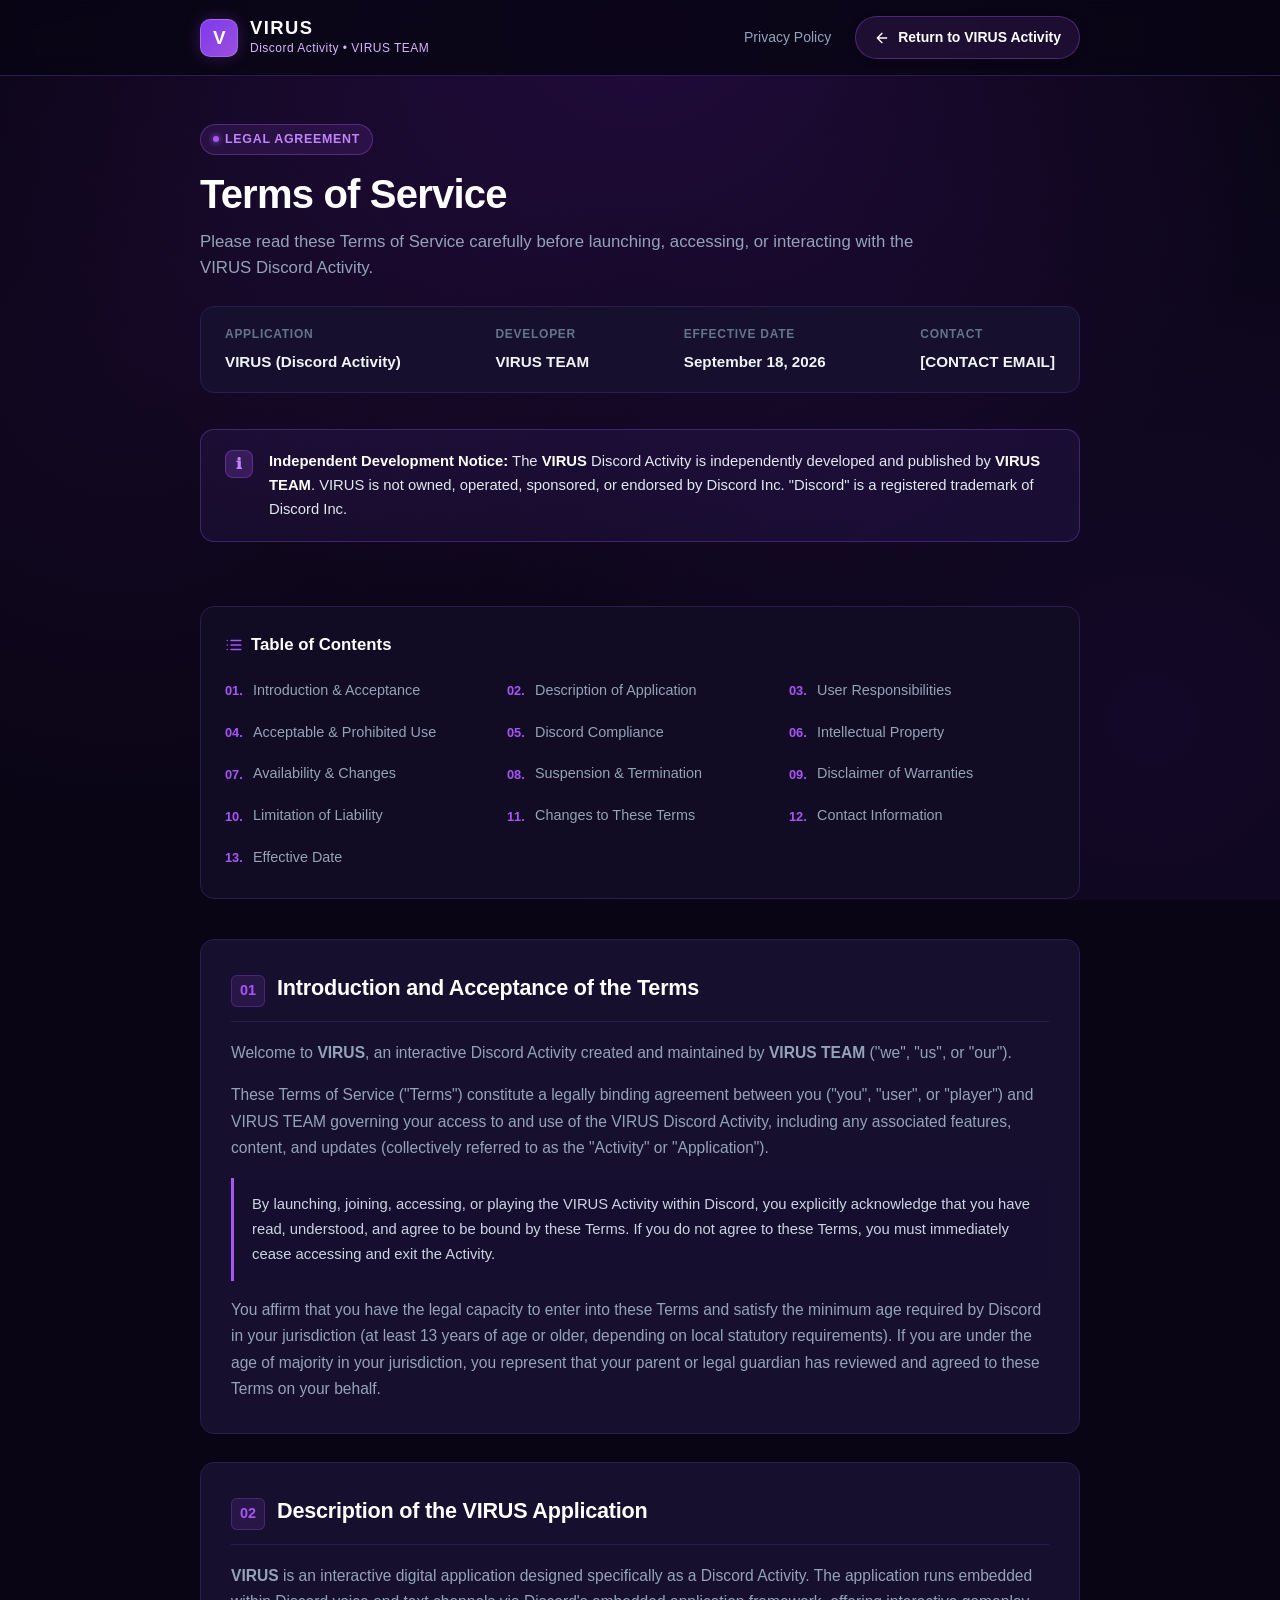
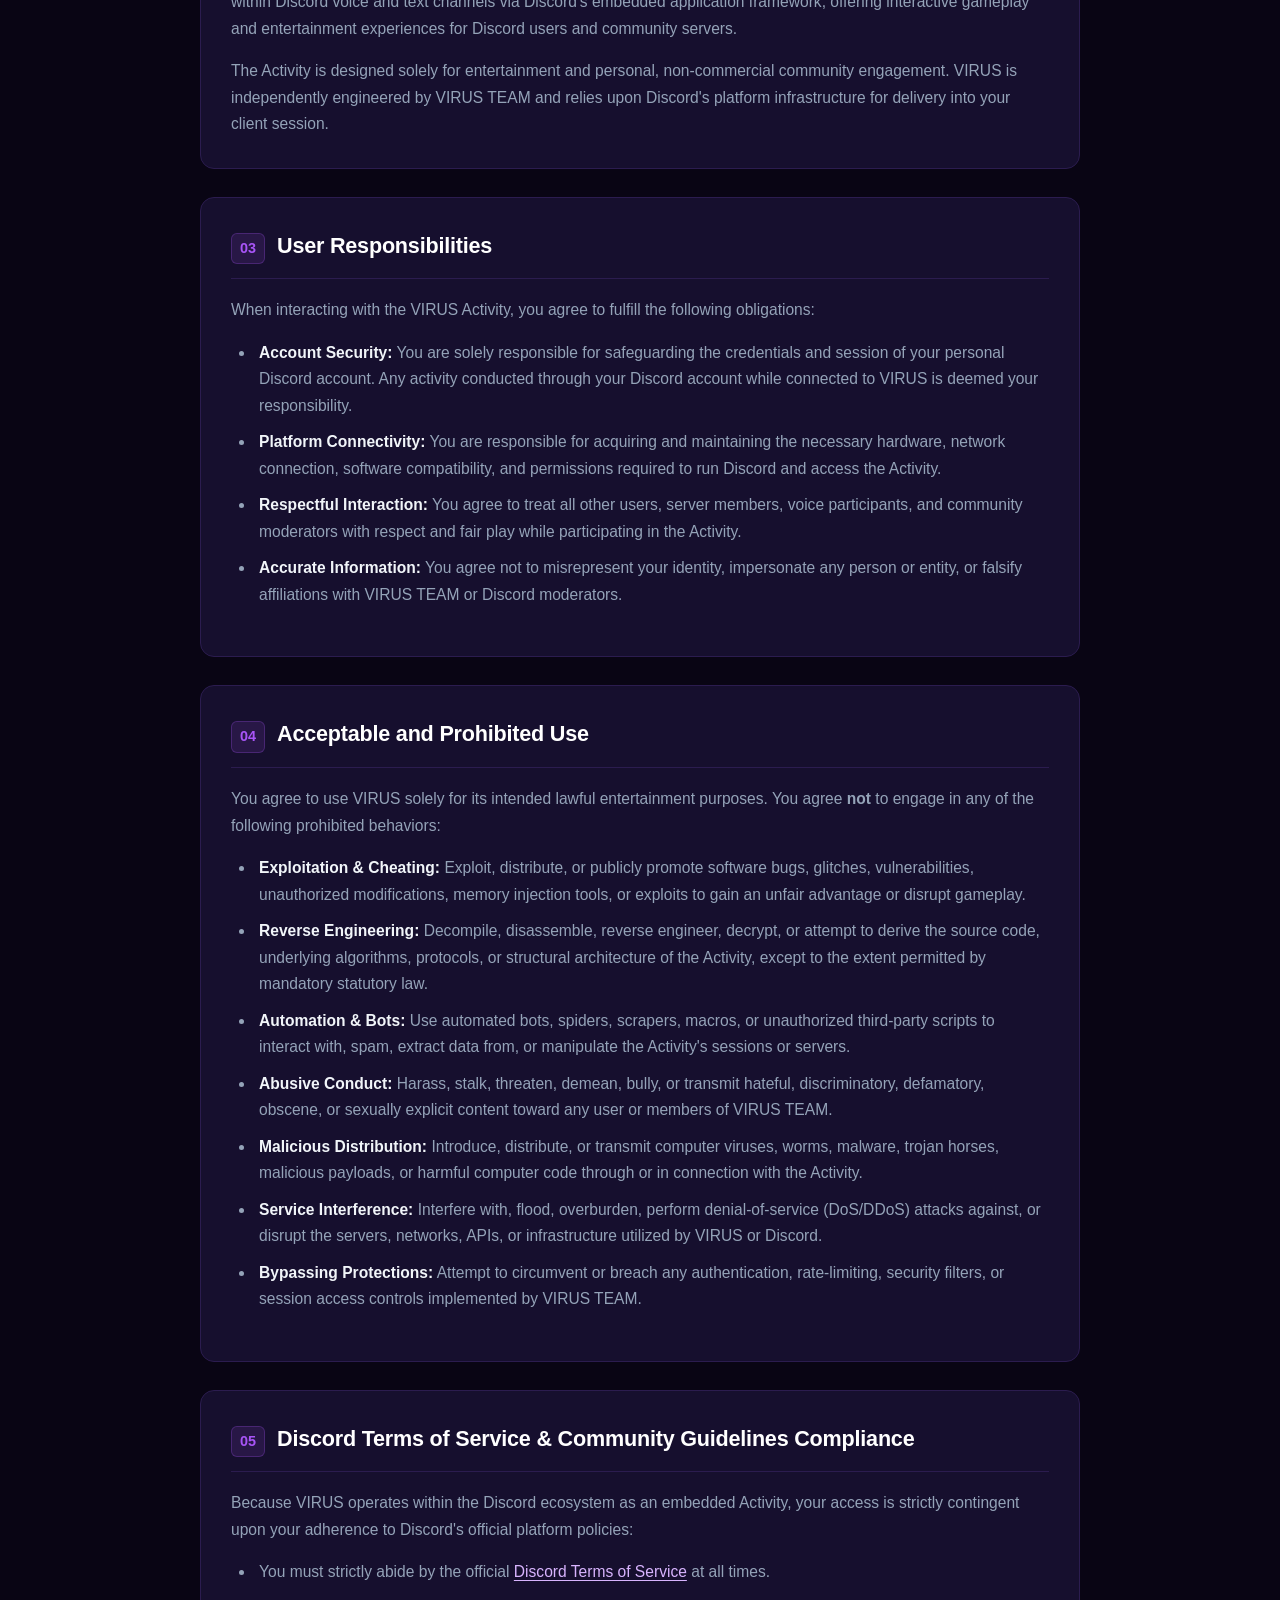
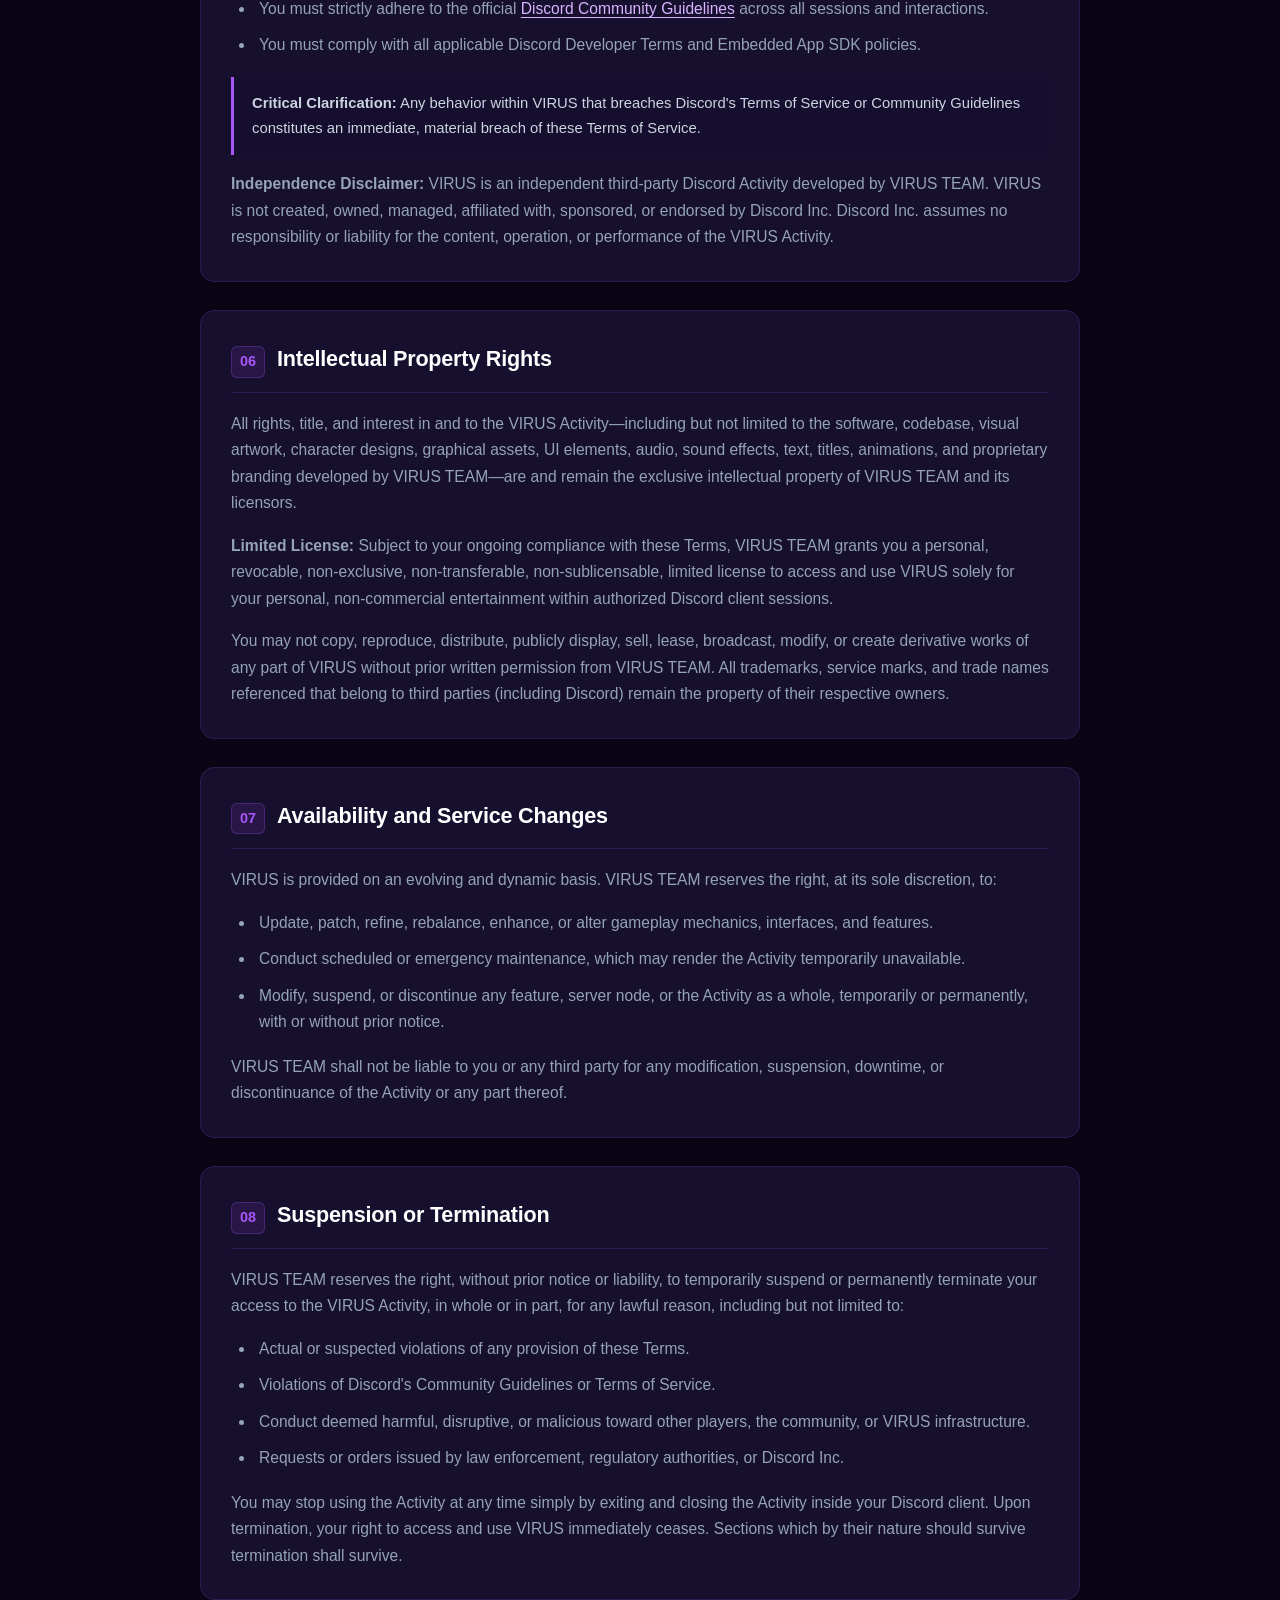
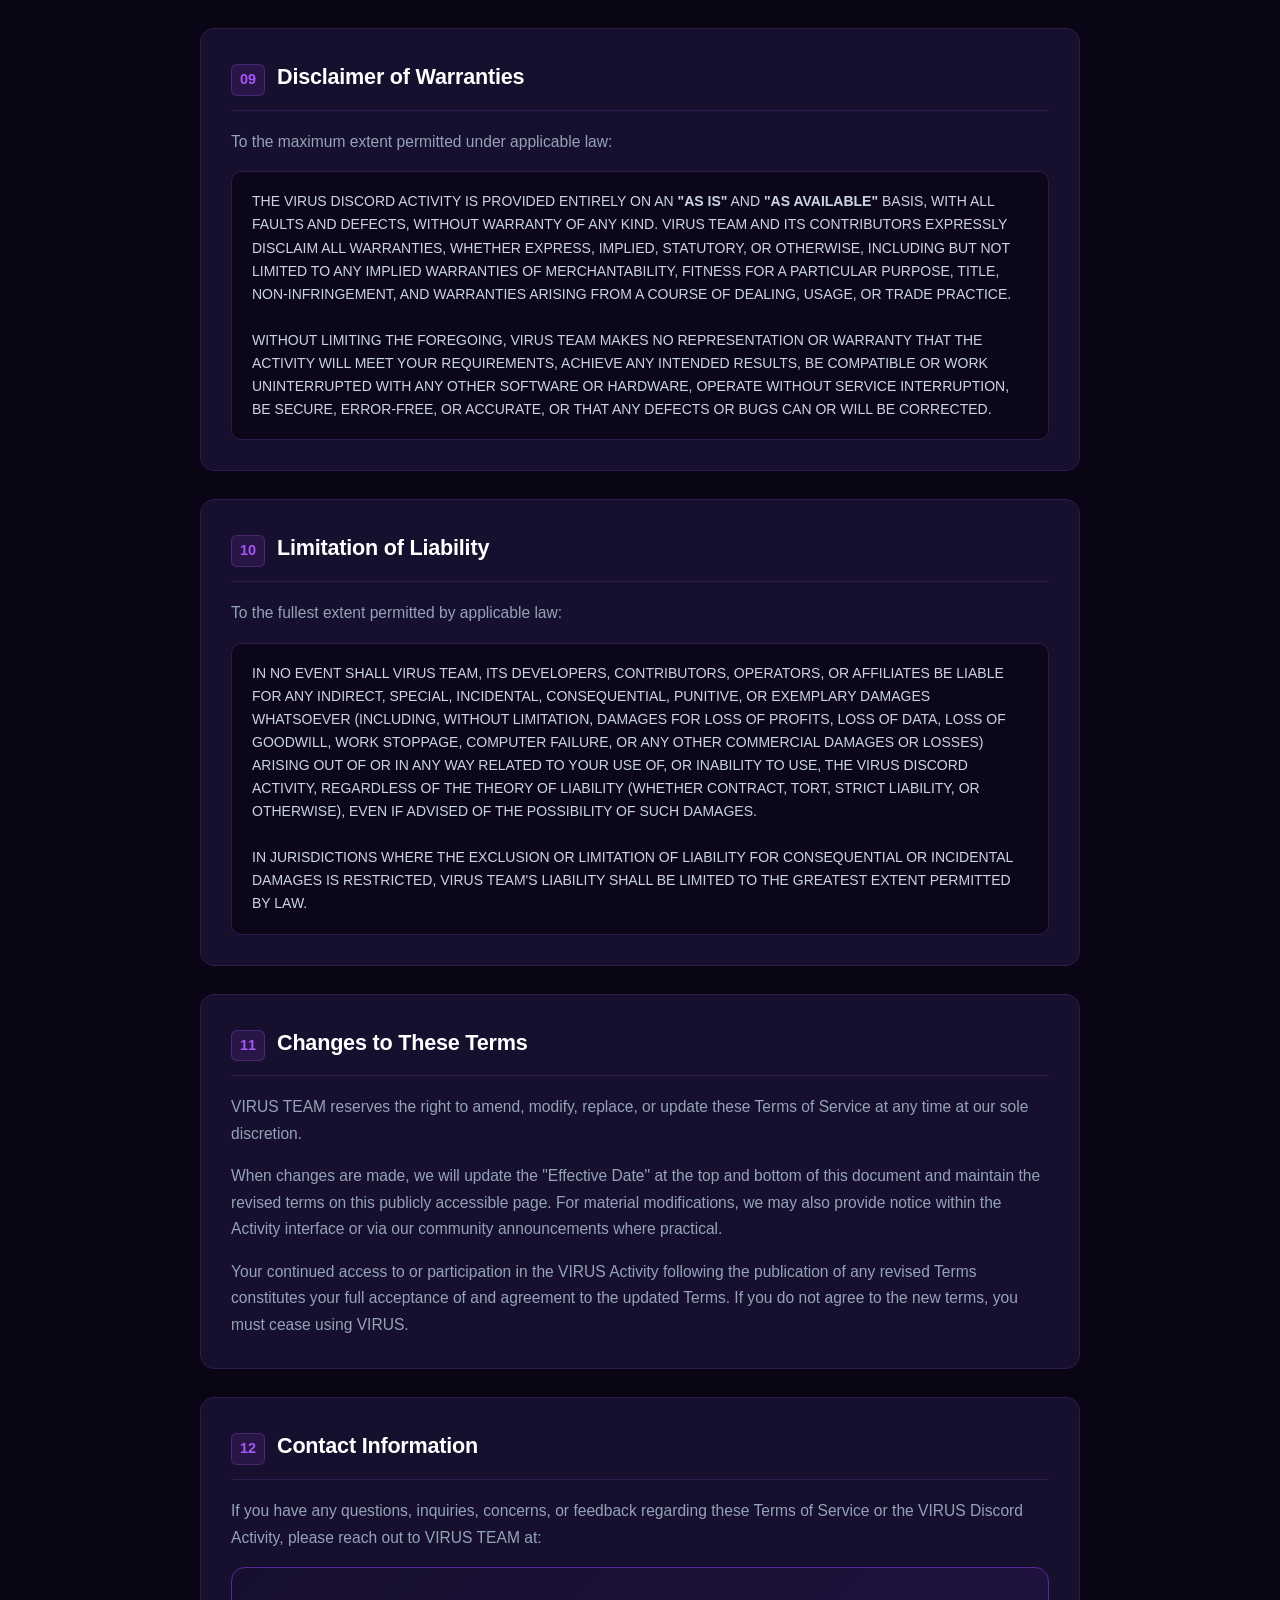
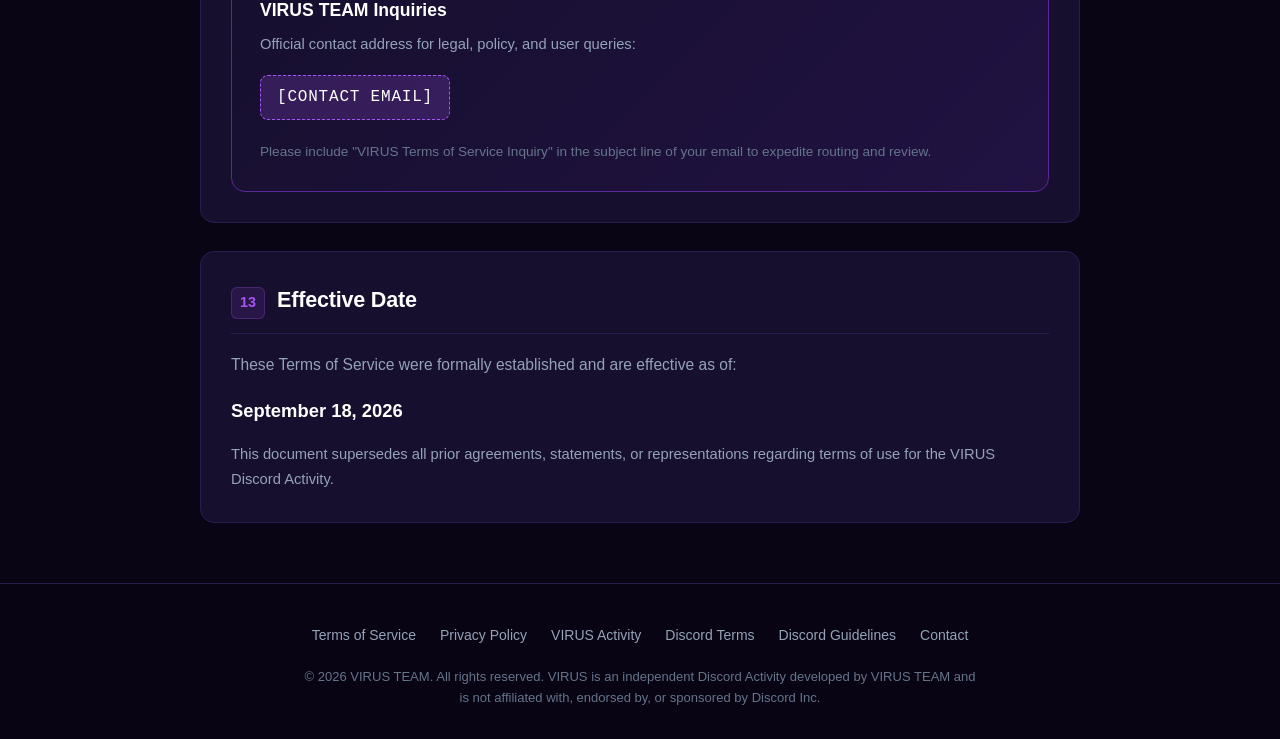
<file: terms.html>
<!DOCTYPE html>
<html lang="en">
<head>
  <meta charset="UTF-8">
  <meta name="viewport" content="width=device-width, initial-scale=1.0">
  <title>VIRUS - Terms of Service</title>
  <meta name="description" content="Official Terms of Service for the VIRUS Discord Activity, developed independently by VIRUS TEAM.">
  <meta name="robots" content="index, follow">
  <meta property="og:title" content="VIRUS Discord Activity - Terms of Service">
  <meta property="og:description" content="Review the Terms of Service for using the VIRUS Discord Activity developed by VIRUS TEAM.">
  <meta property="og:type" content="website">
  <style>
    /* Reset & CSS Variables */
    *, *::before, *::after {
      box-sizing: border-box;
      margin: 0;
      padding: 0;
    }

    :root {
      --bg-primary: #090514;
      --bg-secondary: #110b24;
      --bg-card: #160f2e;
      --bg-card-hover: #1c133a;
      --border-subtle: #2b1c4f;
      --border-accent: #5b2899;
      --border-focus: #9d4edd;
      
      --purple-light: #d8b4fe;
      --purple-accent: #a855f7;
      --purple-glow: rgba(168, 85, 247, 0.25);
      --purple-deep: #4c1d95;
      
      --text-main: #f1f5f9;
      --text-muted: #94a3b8;
      --text-dim: #64748b;
      
      --badge-bg: rgba(168, 85, 247, 0.12);
      --badge-border: rgba(168, 85, 247, 0.35);
      --badge-text: #c084fc;

      --alert-bg: rgba(139, 92, 246, 0.08);
      --alert-border: rgba(139, 92, 246, 0.3);

      --font-family: -apple-system, BlinkMacSystemFont, "Segoe UI", Roboto, Oxygen, Ubuntu, Cantarell, "Helvetica Neue", sans-serif;
      --transition: all 0.2s ease-in-out;
    }

    html {
      scroll-behavior: smooth;
      color-scheme: dark;
    }

    body {
      background-color: var(--bg-primary);
      color: var(--text-main);
      font-family: var(--font-family);
      line-height: 1.65;
      font-size: 16px;
      padding: 0;
      min-height: 100vh;
      display: flex;
      flex-direction: column;
      background-image: 
        radial-gradient(circle at 50% 0%, rgba(126, 34, 206, 0.22) 0%, transparent 60%),
        radial-gradient(circle at 10% 40%, rgba(88, 28, 135, 0.12) 0%, transparent 40%),
        radial-gradient(circle at 90% 80%, rgba(109, 40, 217, 0.1) 0%, transparent 50%);
      background-attachment: fixed;
    }

    a {
      color: var(--purple-light);
      text-decoration: underline;
      text-underline-offset: 3px;
      transition: var(--transition);
    }

    a:hover {
      color: #ffffff;
      text-decoration-color: var(--purple-accent);
    }

    /* Container */
    .container {
      width: 100%;
      max-width: 920px;
      margin: 0 auto;
      padding: 0 20px;
    }

    /* Navigation / Header Bar */
    header {
      position: sticky;
      top: 0;
      z-index: 100;
      background-color: rgba(9, 5, 20, 0.85);
      backdrop-filter: blur(12px);
      -webkit-backdrop-filter: blur(12px);
      border-bottom: 1px solid var(--border-subtle);
      padding: 16px 0;
    }

    .header-content {
      display: flex;
      align-items: center;
      justify-content: space-between;
      gap: 16px;
      flex-wrap: wrap;
    }

    .brand {
      display: flex;
      align-items: center;
      gap: 12px;
      text-decoration: none;
    }

    .brand-logo {
      width: 38px;
      height: 38px;
      border-radius: 10px;
      background: linear-gradient(135deg, #7c3aed, #9d4edd);
      box-shadow: 0 0 16px var(--purple-glow);
      display: flex;
      align-items: center;
      justify-content: center;
      font-weight: 900;
      font-size: 19px;
      letter-spacing: -0.5px;
      color: #ffffff;
      border: 1px solid rgba(255, 255, 255, 0.2);
    }

    .brand-text {
      display: flex;
      flex-direction: column;
    }

    .brand-title {
      font-size: 1.15rem;
      font-weight: 800;
      letter-spacing: 0.08em;
      color: #ffffff;
      line-height: 1.2;
    }

    .brand-subtitle {
      font-size: 0.75rem;
      color: var(--purple-light);
      letter-spacing: 0.04em;
    }

    .btn-return {
      display: inline-flex;
      align-items: center;
      gap: 8px;
      padding: 9px 18px;
      border-radius: 9999px;
      background-color: rgba(168, 85, 247, 0.12);
      border: 1px solid var(--badge-border);
      color: #ffffff;
      font-size: 0.875rem;
      font-weight: 600;
      text-decoration: none;
      transition: var(--transition);
      box-shadow: 0 2px 8px rgba(0, 0, 0, 0.25);
    }

    .btn-return:hover {
      background-color: rgba(168, 85, 247, 0.25);
      border-color: var(--purple-accent);
      color: #ffffff;
      transform: translateY(-1px);
      box-shadow: 0 4px 14px var(--purple-glow);
    }

    /* Hero / Document Header */
    .hero {
      padding: 48px 0 28px;
      text-align: left;
    }

    .pill-tag {
      display: inline-flex;
      align-items: center;
      gap: 6px;
      padding: 4px 12px;
      border-radius: 9999px;
      font-size: 0.775rem;
      font-weight: 600;
      text-transform: uppercase;
      letter-spacing: 0.06em;
      background: var(--badge-bg);
      border: 1px solid var(--badge-border);
      color: var(--badge-text);
      margin-bottom: 16px;
    }

    .pill-dot {
      width: 6px;
      height: 6px;
      border-radius: 50%;
      background-color: var(--purple-accent);
      box-shadow: 0 0 6px var(--purple-accent);
    }

    .hero-title {
      font-size: 2.5rem;
      font-weight: 800;
      letter-spacing: -0.02em;
      color: #ffffff;
      line-height: 1.15;
      margin-bottom: 12px;
    }

    .hero-subtitle {
      font-size: 1.05rem;
      color: var(--text-muted);
      max-width: 720px;
      line-height: 1.6;
    }

    /* Quick Meta Info Box */
    .meta-box {
      margin: 24px 0 36px;
      background-color: var(--bg-card);
      border: 1px solid var(--border-subtle);
      border-radius: 14px;
      padding: 18px 24px;
      display: flex;
      flex-wrap: wrap;
      gap: 24px;
      align-items: center;
      justify-content: space-between;
    }

    .meta-item {
      display: flex;
      flex-direction: column;
      gap: 4px;
    }

    .meta-label {
      font-size: 0.75rem;
      text-transform: uppercase;
      letter-spacing: 0.06em;
      color: var(--text-dim);
      font-weight: 600;
    }

    .meta-value {
      font-size: 0.95rem;
      font-weight: 600;
      color: var(--text-main);
    }

    /* Disclaimer Alert */
    .discord-disclaimer-card {
      background-color: var(--alert-bg);
      border: 1px solid var(--alert-border);
      border-radius: 14px;
      padding: 20px 24px;
      margin-bottom: 36px;
      display: flex;
      gap: 16px;
      align-items: flex-start;
    }

    .disclaimer-icon {
      flex-shrink: 0;
      width: 28px;
      height: 28px;
      border-radius: 8px;
      background: rgba(168, 85, 247, 0.2);
      border: 1px solid var(--badge-border);
      color: var(--badge-text);
      display: flex;
      align-items: center;
      justify-content: center;
      font-weight: bold;
      font-size: 15px;
    }

    .disclaimer-body {
      font-size: 0.925rem;
      color: #e2e8f0;
      line-height: 1.6;
    }

    .disclaimer-body strong {
      color: #ffffff;
    }

    /* Table of Contents */
    .toc-card {
      background-color: var(--bg-secondary);
      border: 1px solid var(--border-subtle);
      border-radius: 14px;
      padding: 24px;
      margin-bottom: 40px;
    }

    .toc-title {
      font-size: 1.05rem;
      font-weight: 700;
      color: #ffffff;
      margin-bottom: 16px;
      display: flex;
      align-items: center;
      gap: 8px;
    }

    .toc-list {
      list-style: none;
      display: grid;
      grid-template-columns: repeat(auto-fit, minmax(260px, 1fr));
      gap: 10px 16px;
    }

    .toc-list li a {
      display: inline-flex;
      align-items: center;
      gap: 8px;
      color: var(--text-muted);
      text-decoration: none;
      font-size: 0.9rem;
      transition: var(--transition);
      padding: 4px 0;
    }

    .toc-list li a:hover {
      color: var(--purple-light);
      transform: translateX(3px);
    }

    .toc-num {
      color: var(--purple-accent);
      font-size: 0.8rem;
      font-weight: 700;
      min-width: 20px;
    }

    /* Content Sections */
    .legal-content {
      display: flex;
      flex-direction: column;
      gap: 28px;
      margin-bottom: 60px;
    }

    .section-card {
      background-color: var(--bg-card);
      border: 1px solid var(--border-subtle);
      border-radius: 14px;
      padding: 30px;
      scroll-margin-top: 90px;
      transition: border-color 0.2s ease;
    }

    .section-card:hover {
      border-color: rgba(168, 85, 247, 0.4);
    }

    .section-header {
      display: flex;
      align-items: baseline;
      gap: 12px;
      border-bottom: 1px solid var(--border-subtle);
      padding-bottom: 14px;
      margin-bottom: 18px;
    }

    .section-number {
      font-size: 0.9rem;
      font-weight: 800;
      color: var(--purple-accent);
      background-color: rgba(168, 85, 247, 0.12);
      padding: 3px 8px;
      border-radius: 6px;
      border: 1px solid rgba(168, 85, 247, 0.25);
    }

    .section-title {
      font-size: 1.35rem;
      font-weight: 700;
      color: #ffffff;
      letter-spacing: -0.01em;
    }

    .section-body {
      color: var(--text-muted);
      font-size: 0.975rem;
      line-height: 1.7;
    }

    .section-body p {
      margin-bottom: 16px;
    }

    .section-body p:last-child {
      margin-bottom: 0;
    }

    .section-body ul {
      margin: 14px 0 18px 24px;
      list-style-type: disc;
    }

    .section-body li {
      margin-bottom: 10px;
      padding-left: 4px;
    }

    .section-body li strong {
      color: var(--text-main);
    }

    /* Emphasis & Notice Box */
    .notice-box {
      background-color: rgba(22, 15, 46, 0.7);
      border-left: 3px solid var(--purple-accent);
      padding: 14px 18px;
      border-radius: 0 8px 8px 0;
      margin: 16px 0;
      font-size: 0.925rem;
      color: #cbd5e1;
    }

    .caps-box {
      background-color: rgba(10, 6, 22, 0.85);
      border: 1px solid var(--border-subtle);
      padding: 18px 20px;
      border-radius: 10px;
      font-size: 0.875rem;
      line-height: 1.65;
      color: #cbd5e1;
      margin-top: 14px;
    }

    /* Contact Block */
    .contact-card {
      background: linear-gradient(135deg, rgba(22, 15, 46, 0.95), rgba(39, 20, 77, 0.65));
      border: 1px solid var(--border-accent);
      border-radius: 14px;
      padding: 28px;
      margin-top: 10px;
    }

    .contact-badge {
      display: inline-block;
      background: rgba(168, 85, 247, 0.2);
      color: #ffffff;
      font-family: monospace;
      font-size: 1rem;
      padding: 8px 16px;
      border-radius: 8px;
      border: 1px dashed var(--purple-accent);
      letter-spacing: 0.05em;
      margin: 10px 0;
      user-select: all;
    }

    /* Footer */
    footer {
      margin-top: auto;
      border-top: 1px solid var(--border-subtle);
      background-color: rgba(9, 5, 20, 0.95);
      padding: 40px 0 30px;
      font-size: 0.875rem;
      color: var(--text-dim);
    }

    .footer-content {
      display: flex;
      flex-direction: column;
      gap: 20px;
      align-items: center;
      text-align: center;
    }

    .footer-links {
      display: flex;
      gap: 24px;
      flex-wrap: wrap;
      justify-content: center;
    }

    .footer-links a {
      color: var(--text-muted);
      text-decoration: none;
      font-size: 0.875rem;
    }

    .footer-links a:hover {
      color: var(--purple-light);
    }

    .footer-copy {
      font-size: 0.815rem;
      color: var(--text-dim);
      line-height: 1.6;
      max-width: 680px;
    }

    /* Responsive adjustments */
    @media (max-width: 768px) {
      .hero-title {
        font-size: 2rem;
      }
      .section-card {
        padding: 22px 18px;
      }
      .meta-box {
        flex-direction: column;
        align-items: flex-start;
        gap: 16px;
      }
      .header-content {
        flex-direction: column;
        align-items: flex-start;
      }
      .btn-return {
        width: 100%;
        justify-content: center;
      }
    }
  </style>
</head>
<body>

  <!-- Top Navigation Header -->
  <header>
    <div class="container header-content">
      <a href="#acceptance" class="brand">
        <div class="brand-logo">V</div>
        <div class="brand-text">
          <span class="brand-title">VIRUS</span>
          <span class="brand-subtitle">Discord Activity • VIRUS TEAM</span>
        </div>
      </a>

      <div style="display: flex; align-items: center; gap: 12px; flex-wrap: wrap;">
        <a href="privacy.html" style="color: var(--text-muted); font-size: 0.875rem; text-decoration: none; font-weight: 500; padding: 8px 12px; border-radius: 8px; transition: var(--transition);">Privacy Policy</a>
        <!-- Link back to the main VIRUS Activity -->
        <a href="https://discord.com" target="_blank" rel="noopener noreferrer" class="btn-return" id="return-to-activity-link">
          <svg width="16" height="16" viewBox="0 0 24 24" fill="none" stroke="currentColor" stroke-width="2" stroke-linecap="round" stroke-linejoin="round" aria-hidden="true">
            <path d="M19 12H5M12 19l-7-7 7-7"/>
          </svg>
          <span>Return to VIRUS Activity</span>
        </a>
      </div>
    </div>
  </header>

  <main class="container">
    <!-- Document Hero Header -->
    <section class="hero">
      <div class="pill-tag">
        <span class="pill-dot"></span>
        Legal Agreement
      </div>
      <h1 class="hero-title">Terms of Service</h1>
      <p class="hero-subtitle">
        Please read these Terms of Service carefully before launching, accessing, or interacting with the VIRUS Discord Activity.
      </p>

      <!-- Key Metadata Box -->
      <div class="meta-box" id="document-metadata">
        <div class="meta-item">
          <span class="meta-label">Application</span>
          <span class="meta-value">VIRUS (Discord Activity)</span>
        </div>
        <div class="meta-item">
          <span class="meta-label">Developer</span>
          <span class="meta-value">VIRUS TEAM</span>
        </div>
        <div class="meta-item">
          <span class="meta-label">Effective Date</span>
          <span class="meta-value" id="effective-date-header">September 18, 2026</span>
        </div>
        <div class="meta-item">
          <span class="meta-label">Contact</span>
          <span class="meta-value">[CONTACT EMAIL]</span>
        </div>
      </div>

      <!-- Non-Affiliation / Discord Disclaimer Card -->
      <div class="discord-disclaimer-card" id="discord-affiliation-notice">
        <div class="disclaimer-icon">ℹ</div>
        <div class="disclaimer-body">
          <strong>Independent Development Notice:</strong> The <strong>VIRUS</strong> Discord Activity is independently developed and published by <strong>VIRUS TEAM</strong>. VIRUS is not owned, operated, sponsored, or endorsed by Discord Inc. "Discord" is a registered trademark of Discord Inc.
        </div>
      </div>
    </section>

    <!-- Table of Contents -->
    <nav class="toc-card" aria-label="Table of Contents">
      <div class="toc-title">
        <svg width="18" height="18" viewBox="0 0 24 24" fill="none" stroke="var(--purple-accent)" stroke-width="2" stroke-linecap="round" stroke-linejoin="round" aria-hidden="true">
          <line x1="8" y1="6" x2="21" y2="6"></line>
          <line x1="8" y1="12" x2="21" y2="12"></line>
          <line x1="8" y1="18" x2="21" y2="18"></line>
          <line x1="3" y1="6" x2="3.01" y2="6"></line>
          <line x1="3" y1="12" x2="3.01" y2="12"></line>
          <line x1="3" y1="18" x2="3.01" y2="18"></line>
        </svg>
        Table of Contents
      </div>
      <ul class="toc-list">
        <li><a href="#acceptance"><span class="toc-num">01.</span> Introduction &amp; Acceptance</a></li>
        <li><a href="#description"><span class="toc-num">02.</span> Description of Application</a></li>
        <li><a href="#responsibilities"><span class="toc-num">03.</span> User Responsibilities</a></li>
        <li><a href="#acceptable-use"><span class="toc-num">04.</span> Acceptable &amp; Prohibited Use</a></li>
        <li><a href="#discord-compliance"><span class="toc-num">05.</span> Discord Compliance</a></li>
        <li><a href="#intellectual-property"><span class="toc-num">06.</span> Intellectual Property</a></li>
        <li><a href="#availability"><span class="toc-num">07.</span> Availability &amp; Changes</a></li>
        <li><a href="#termination"><span class="toc-num">08.</span> Suspension &amp; Termination</a></li>
        <li><a href="#warranties"><span class="toc-num">09.</span> Disclaimer of Warranties</a></li>
        <li><a href="#liability"><span class="toc-num">10.</span> Limitation of Liability</a></li>
        <li><a href="#changes"><span class="toc-num">11.</span> Changes to These Terms</a></li>
        <li><a href="#contact"><span class="toc-num">12.</span> Contact Information</a></li>
        <li><a href="#effective-date"><span class="toc-num">13.</span> Effective Date</a></li>
      </ul>
    </nav>

    <!-- Legal Sections -->
    <div class="legal-content">

      <!-- Section 1: Introduction and Acceptance -->
      <section class="section-card" id="acceptance">
        <div class="section-header">
          <span class="section-number">01</span>
          <h2 class="section-title">Introduction and Acceptance of the Terms</h2>
        </div>
        <div class="section-body">
          <p>
            Welcome to <strong>VIRUS</strong>, an interactive Discord Activity created and maintained by <strong>VIRUS TEAM</strong> ("we", "us", or "our").
          </p>
          <p>
            These Terms of Service ("Terms") constitute a legally binding agreement between you ("you", "user", or "player") and VIRUS TEAM governing your access to and use of the VIRUS Discord Activity, including any associated features, content, and updates (collectively referred to as the "Activity" or "Application").
          </p>
          <div class="notice-box">
            By launching, joining, accessing, or playing the VIRUS Activity within Discord, you explicitly acknowledge that you have read, understood, and agree to be bound by these Terms. If you do not agree to these Terms, you must immediately cease accessing and exit the Activity.
          </div>
          <p>
            You affirm that you have the legal capacity to enter into these Terms and satisfy the minimum age required by Discord in your jurisdiction (at least 13 years of age or older, depending on local statutory requirements). If you are under the age of majority in your jurisdiction, you represent that your parent or legal guardian has reviewed and agreed to these Terms on your behalf.
          </p>
        </div>
      </section>

      <!-- Section 2: Description of the VIRUS Application -->
      <section class="section-card" id="description">
        <div class="section-header">
          <span class="section-number">02</span>
          <h2 class="section-title">Description of the VIRUS Application</h2>
        </div>
        <div class="section-body">
          <p>
            <strong>VIRUS</strong> is an interactive digital application designed specifically as a Discord Activity. The application runs embedded within Discord voice and text channels via Discord's embedded application framework, offering interactive gameplay and entertainment experiences for Discord users and community servers.
          </p>
          <p>
            The Activity is designed solely for entertainment and personal, non-commercial community engagement. VIRUS is independently engineered by VIRUS TEAM and relies upon Discord's platform infrastructure for delivery into your client session.
          </p>
        </div>
      </section>

      <!-- Section 3: User Responsibilities -->
      <section class="section-card" id="responsibilities">
        <div class="section-header">
          <span class="section-number">03</span>
          <h2 class="section-title">User Responsibilities</h2>
        </div>
        <div class="section-body">
          <p>When interacting with the VIRUS Activity, you agree to fulfill the following obligations:</p>
          <ul>
            <li><strong>Account Security:</strong> You are solely responsible for safeguarding the credentials and session of your personal Discord account. Any activity conducted through your Discord account while connected to VIRUS is deemed your responsibility.</li>
            <li><strong>Platform Connectivity:</strong> You are responsible for acquiring and maintaining the necessary hardware, network connection, software compatibility, and permissions required to run Discord and access the Activity.</li>
            <li><strong>Respectful Interaction:</strong> You agree to treat all other users, server members, voice participants, and community moderators with respect and fair play while participating in the Activity.</li>
            <li><strong>Accurate Information:</strong> You agree not to misrepresent your identity, impersonate any person or entity, or falsify affiliations with VIRUS TEAM or Discord moderators.</li>
          </ul>
        </div>
      </section>

      <!-- Section 4: Acceptable and Prohibited Use -->
      <section class="section-card" id="acceptable-use">
        <div class="section-header">
          <span class="section-number">04</span>
          <h2 class="section-title">Acceptable and Prohibited Use</h2>
        </div>
        <div class="section-body">
          <p>
            You agree to use VIRUS solely for its intended lawful entertainment purposes. You agree <strong>not</strong> to engage in any of the following prohibited behaviors:
          </p>
          <ul>
            <li><strong>Exploitation &amp; Cheating:</strong> Exploit, distribute, or publicly promote software bugs, glitches, vulnerabilities, unauthorized modifications, memory injection tools, or exploits to gain an unfair advantage or disrupt gameplay.</li>
            <li><strong>Reverse Engineering:</strong> Decompile, disassemble, reverse engineer, decrypt, or attempt to derive the source code, underlying algorithms, protocols, or structural architecture of the Activity, except to the extent permitted by mandatory statutory law.</li>
            <li><strong>Automation &amp; Bots:</strong> Use automated bots, spiders, scrapers, macros, or unauthorized third-party scripts to interact with, spam, extract data from, or manipulate the Activity's sessions or servers.</li>
            <li><strong>Abusive Conduct:</strong> Harass, stalk, threaten, demean, bully, or transmit hateful, discriminatory, defamatory, obscene, or sexually explicit content toward any user or members of VIRUS TEAM.</li>
            <li><strong>Malicious Distribution:</strong> Introduce, distribute, or transmit computer viruses, worms, malware, trojan horses, malicious payloads, or harmful computer code through or in connection with the Activity.</li>
            <li><strong>Service Interference:</strong> Interfere with, flood, overburden, perform denial-of-service (DoS/DDoS) attacks against, or disrupt the servers, networks, APIs, or infrastructure utilized by VIRUS or Discord.</li>
            <li><strong>Bypassing Protections:</strong> Attempt to circumvent or breach any authentication, rate-limiting, security filters, or session access controls implemented by VIRUS TEAM.</li>
          </ul>
        </div>
      </section>

      <!-- Section 5: Discord Compliance -->
      <section class="section-card" id="discord-compliance">
        <div class="section-header">
          <span class="section-number">05</span>
          <h2 class="section-title">Discord Terms of Service &amp; Community Guidelines Compliance</h2>
        </div>
        <div class="section-body">
          <p>
            Because VIRUS operates within the Discord ecosystem as an embedded Activity, your access is strictly contingent upon your adherence to Discord's official platform policies:
          </p>
          <ul>
            <li>You must strictly abide by the official <a href="https://discord.com/terms" target="_blank" rel="noopener noreferrer">Discord Terms of Service</a> at all times.</li>
            <li>You must strictly adhere to the official <a href="https://discord.com/guidelines" target="_blank" rel="noopener noreferrer">Discord Community Guidelines</a> across all sessions and interactions.</li>
            <li>You must comply with all applicable Discord Developer Terms and Embedded App SDK policies.</li>
          </ul>
          <div class="notice-box">
            <strong>Critical Clarification:</strong> Any behavior within VIRUS that breaches Discord's Terms of Service or Community Guidelines constitutes an immediate, material breach of these Terms of Service.
          </div>
          <p>
            <strong>Independence Disclaimer:</strong> VIRUS is an independent third-party Discord Activity developed by VIRUS TEAM. VIRUS is not created, owned, managed, affiliated with, sponsored, or endorsed by Discord Inc. Discord Inc. assumes no responsibility or liability for the content, operation, or performance of the VIRUS Activity.
          </p>
        </div>
      </section>

      <!-- Section 6: Intellectual Property -->
      <section class="section-card" id="intellectual-property">
        <div class="section-header">
          <span class="section-number">06</span>
          <h2 class="section-title">Intellectual Property Rights</h2>
        </div>
        <div class="section-body">
          <p>
            All rights, title, and interest in and to the VIRUS Activity—including but not limited to the software, codebase, visual artwork, character designs, graphical assets, UI elements, audio, sound effects, text, titles, animations, and proprietary branding developed by VIRUS TEAM—are and remain the exclusive intellectual property of VIRUS TEAM and its licensors.
          </p>
          <p>
            <strong>Limited License:</strong> Subject to your ongoing compliance with these Terms, VIRUS TEAM grants you a personal, revocable, non-exclusive, non-transferable, non-sublicensable, limited license to access and use VIRUS solely for your personal, non-commercial entertainment within authorized Discord client sessions.
          </p>
          <p>
            You may not copy, reproduce, distribute, publicly display, sell, lease, broadcast, modify, or create derivative works of any part of VIRUS without prior written permission from VIRUS TEAM. All trademarks, service marks, and trade names referenced that belong to third parties (including Discord) remain the property of their respective owners.
          </p>
        </div>
      </section>

      <!-- Section 7: Availability and Service Changes -->
      <section class="section-card" id="availability">
        <div class="section-header">
          <span class="section-number">07</span>
          <h2 class="section-title">Availability and Service Changes</h2>
        </div>
        <div class="section-body">
          <p>
            VIRUS is provided on an evolving and dynamic basis. VIRUS TEAM reserves the right, at its sole discretion, to:
          </p>
          <ul>
            <li>Update, patch, refine, rebalance, enhance, or alter gameplay mechanics, interfaces, and features.</li>
            <li>Conduct scheduled or emergency maintenance, which may render the Activity temporarily unavailable.</li>
            <li>Modify, suspend, or discontinue any feature, server node, or the Activity as a whole, temporarily or permanently, with or without prior notice.</li>
          </ul>
          <p>
            VIRUS TEAM shall not be liable to you or any third party for any modification, suspension, downtime, or discontinuance of the Activity or any part thereof.
          </p>
        </div>
      </section>

      <!-- Section 8: Suspension or Termination -->
      <section class="section-card" id="termination">
        <div class="section-header">
          <span class="section-number">08</span>
          <h2 class="section-title">Suspension or Termination</h2>
        </div>
        <div class="section-body">
          <p>
            VIRUS TEAM reserves the right, without prior notice or liability, to temporarily suspend or permanently terminate your access to the VIRUS Activity, in whole or in part, for any lawful reason, including but not limited to:
          </p>
          <ul>
            <li>Actual or suspected violations of any provision of these Terms.</li>
            <li>Violations of Discord's Community Guidelines or Terms of Service.</li>
            <li>Conduct deemed harmful, disruptive, or malicious toward other players, the community, or VIRUS infrastructure.</li>
            <li>Requests or orders issued by law enforcement, regulatory authorities, or Discord Inc.</li>
          </ul>
          <p>
            You may stop using the Activity at any time simply by exiting and closing the Activity inside your Discord client. Upon termination, your right to access and use VIRUS immediately ceases. Sections which by their nature should survive termination shall survive.
          </p>
        </div>
      </section>

      <!-- Section 9: Disclaimer of Warranties -->
      <section class="section-card" id="warranties">
        <div class="section-header">
          <span class="section-number">09</span>
          <h2 class="section-title">Disclaimer of Warranties</h2>
        </div>
        <div class="section-body">
          <p>
            To the maximum extent permitted under applicable law:
          </p>
          <div class="caps-box">
            THE VIRUS DISCORD ACTIVITY IS PROVIDED ENTIRELY ON AN <strong>"AS IS"</strong> AND <strong>"AS AVAILABLE"</strong> BASIS, WITH ALL FAULTS AND DEFECTS, WITHOUT WARRANTY OF ANY KIND. VIRUS TEAM AND ITS CONTRIBUTORS EXPRESSLY DISCLAIM ALL WARRANTIES, WHETHER EXPRESS, IMPLIED, STATUTORY, OR OTHERWISE, INCLUDING BUT NOT LIMITED TO ANY IMPLIED WARRANTIES OF MERCHANTABILITY, FITNESS FOR A PARTICULAR PURPOSE, TITLE, NON-INFRINGEMENT, AND WARRANTIES ARISING FROM A COURSE OF DEALING, USAGE, OR TRADE PRACTICE.
            <br><br>
            WITHOUT LIMITING THE FOREGOING, VIRUS TEAM MAKES NO REPRESENTATION OR WARRANTY THAT THE ACTIVITY WILL MEET YOUR REQUIREMENTS, ACHIEVE ANY INTENDED RESULTS, BE COMPATIBLE OR WORK UNINTERRUPTED WITH ANY OTHER SOFTWARE OR HARDWARE, OPERATE WITHOUT SERVICE INTERRUPTION, BE SECURE, ERROR-FREE, OR ACCURATE, OR THAT ANY DEFECTS OR BUGS CAN OR WILL BE CORRECTED.
          </div>
        </div>
      </section>

      <!-- Section 10: Limitation of Liability -->
      <section class="section-card" id="liability">
        <div class="section-header">
          <span class="section-number">10</span>
          <h2 class="section-title">Limitation of Liability</h2>
        </div>
        <div class="section-body">
          <p>
            To the fullest extent permitted by applicable law:
          </p>
          <div class="caps-box">
            IN NO EVENT SHALL VIRUS TEAM, ITS DEVELOPERS, CONTRIBUTORS, OPERATORS, OR AFFILIATES BE LIABLE FOR ANY INDIRECT, SPECIAL, INCIDENTAL, CONSEQUENTIAL, PUNITIVE, OR EXEMPLARY DAMAGES WHATSOEVER (INCLUDING, WITHOUT LIMITATION, DAMAGES FOR LOSS OF PROFITS, LOSS OF DATA, LOSS OF GOODWILL, WORK STOPPAGE, COMPUTER FAILURE, OR ANY OTHER COMMERCIAL DAMAGES OR LOSSES) ARISING OUT OF OR IN ANY WAY RELATED TO YOUR USE OF, OR INABILITY TO USE, THE VIRUS DISCORD ACTIVITY, REGARDLESS OF THE THEORY OF LIABILITY (WHETHER CONTRACT, TORT, STRICT LIABILITY, OR OTHERWISE), EVEN IF ADVISED OF THE POSSIBILITY OF SUCH DAMAGES.
            <br><br>
            IN JURISDICTIONS WHERE THE EXCLUSION OR LIMITATION OF LIABILITY FOR CONSEQUENTIAL OR INCIDENTAL DAMAGES IS RESTRICTED, VIRUS TEAM'S LIABILITY SHALL BE LIMITED TO THE GREATEST EXTENT PERMITTED BY LAW.
          </div>
        </div>
      </section>

      <!-- Section 11: Changes to These Terms -->
      <section class="section-card" id="changes">
        <div class="section-header">
          <span class="section-number">11</span>
          <h2 class="section-title">Changes to These Terms</h2>
        </div>
        <div class="section-body">
          <p>
            VIRUS TEAM reserves the right to amend, modify, replace, or update these Terms of Service at any time at our sole discretion.
          </p>
          <p>
            When changes are made, we will update the "Effective Date" at the top and bottom of this document and maintain the revised terms on this publicly accessible page. For material modifications, we may also provide notice within the Activity interface or via our community announcements where practical.
          </p>
          <p>
            Your continued access to or participation in the VIRUS Activity following the publication of any revised Terms constitutes your full acceptance of and agreement to the updated Terms. If you do not agree to the new terms, you must cease using VIRUS.
          </p>
        </div>
      </section>

      <!-- Section 12: Contact Information -->
      <section class="section-card" id="contact">
        <div class="section-header">
          <span class="section-number">12</span>
          <h2 class="section-title">Contact Information</h2>
        </div>
        <div class="section-body">
          <p>
            If you have any questions, inquiries, concerns, or feedback regarding these Terms of Service or the VIRUS Discord Activity, please reach out to VIRUS TEAM at:
          </p>
          
          <div class="contact-card">
            <h3 style="color: #ffffff; font-size: 1.1rem; margin-bottom: 6px;">VIRUS TEAM Inquiries</h3>
            <p style="color: var(--text-muted); font-size: 0.92rem; margin-bottom: 8px;">Official contact address for legal, policy, and user queries:</p>
            <div class="contact-badge" id="contact-email-placeholder">[CONTACT EMAIL]</div>
            <p style="color: var(--text-dim); font-size: 0.85rem; margin-top: 10px;">
              Please include "VIRUS Terms of Service Inquiry" in the subject line of your email to expedite routing and review.
            </p>
          </div>
        </div>
      </section>

      <!-- Section 13: Effective Date -->
      <section class="section-card" id="effective-date">
        <div class="section-header">
          <span class="section-number">13</span>
          <h2 class="section-title">Effective Date</h2>
        </div>
        <div class="section-body">
          <p>
            These Terms of Service were formally established and are effective as of:
          </p>
          <p style="font-size: 1.15rem; font-weight: 700; color: #ffffff;">
            September 18, 2026
          </p>
          <p style="color: var(--text-muted); font-size: 0.92rem;">
            This document supersedes all prior agreements, statements, or representations regarding terms of use for the VIRUS Discord Activity.
          </p>
        </div>
      </section>

    </div>
  </main>

  <!-- Page Footer -->
  <footer>
    <div class="container footer-content">
      <div class="footer-links">
        <a href="#acceptance">Terms of Service</a>
        <a href="privacy.html">Privacy Policy</a>
        <a href="https://discord.com" target="_blank" rel="noopener noreferrer">VIRUS Activity</a>
        <a href="https://discord.com/terms" target="_blank" rel="noopener noreferrer">Discord Terms</a>
        <a href="https://discord.com/guidelines" target="_blank" rel="noopener noreferrer">Discord Guidelines</a>
        <a href="#contact">Contact</a>
      </div>

      <p class="footer-copy">
        &copy; 2026 VIRUS TEAM. All rights reserved. VIRUS is an independent Discord Activity developed by VIRUS TEAM and is not affiliated with, endorsed by, or sponsored by Discord Inc.
      </p>
    </div>
  </footer>

</body>
</html>
</file>
<file: style.css>
:root {
  --bg-base: #090514;
  --bg-surface: #120926;
  --bg-card: #160f2e;
  --bg-card-hover: #1f143d;
  --border-subtle: rgba(168, 85, 247, 0.2);
  --border-focus: rgba(168, 85, 247, 0.6);
  --purple-primary: #7c3aed;
  --purple-accent: #a855f7;
  --purple-light: #c084fc;
  --purple-glow: rgba(168, 85, 247, 0.25);
  --text-main: #f8fafc;
  --text-muted: #cbd5e1;
  --text-dim: #94a3b8;
  --emerald-accent: #10b981;
  --emerald-glow: rgba(16, 185, 129, 0.15);
  --transition: all 0.2s cubic-bezier(0.16, 1, 0.3, 1);
}

*, *::before, *::after {
  box-sizing: border-box;
  margin: 0;
  padding: 0;
}

html {
  scroll-behavior: smooth;
  background-color: var(--bg-base);
  color: var(--text-main);
  font-family: -apple-system, BlinkMacSystemFont, "Segoe UI", Roboto, "Helvetica Neue", Arial, sans-serif;
  line-height: 1.6;
}

body {
  background-color: var(--bg-base);
  min-height: 100vh;
  display: flex;
  flex-direction: column;
  overflow-x: hidden;
  background-image: 
    radial-gradient(ellipse at 50% 0%, rgba(124, 58, 237, 0.12) 0%, transparent 60%),
    radial-gradient(ellipse at 80% 50%, rgba(168, 85, 247, 0.05) 0%, transparent 50%);
  background-attachment: fixed;
}

.container {
  max-width: 900px;
  margin: 0 auto;
  padding: 0 20px;
  width: 100%;
}

/* Hidden Radio Inputs for Pure CSS Tabs (Zero JavaScript) */
.tab-radio {
  position: absolute;
  opacity: 0;
  pointer-events: none;
  width: 0;
  height: 0;
  margin: 0;
}

/* GitHub Pages Ready Top Banner */
.top-banner {
  background: rgba(22, 11, 46, 0.95);
  border-bottom: 1px solid var(--border-subtle);
  padding: 10px 16px;
  font-size: 0.8rem;
  color: var(--purple-light);
}

.top-banner-inner {
  max-width: 900px;
  margin: 0 auto;
  display: flex;
  align-items: center;
  justify-content: space-between;
  gap: 12px;
  flex-wrap: wrap;
}

.top-badge {
  display: inline-flex;
  align-items: center;
  gap: 8px;
  font-weight: 600;
  color: #ffffff;
}

.status-dot {
  width: 8px;
  height: 8px;
  border-radius: 50%;
  background-color: var(--emerald-accent);
  box-shadow: 0 0 10px var(--emerald-accent);
  animation: pulse 2s infinite;
}

@keyframes pulse {
  0%, 100% { opacity: 1; }
  50% { opacity: 0.4; }
}

.top-links {
  display: flex;
  align-items: center;
  gap: 10px;
  flex-wrap: wrap;
}

.top-link-btn {
  display: inline-flex;
  align-items: center;
  gap: 6px;
  padding: 5px 10px;
  border-radius: 6px;
  font-size: 0.75rem;
  font-weight: 600;
  text-decoration: none;
  background: rgba(124, 58, 237, 0.2);
  border: 1px solid var(--border-subtle);
  color: var(--purple-light);
  transition: var(--transition);
  cursor: pointer;
}

.top-link-btn:hover {
  background: rgba(124, 58, 237, 0.4);
  color: #ffffff;
  border-color: var(--purple-accent);
}

/* Navigation Header */
header {
  position: sticky;
  top: 0;
  z-index: 100;
  background: rgba(9, 5, 20, 0.85);
  backdrop-filter: blur(14px);
  -webkit-backdrop-filter: blur(14px);
  border-bottom: 1px solid var(--border-subtle);
  padding: 14px 0;
}

.header-content {
  display: flex;
  align-items: center;
  justify-content: space-between;
  gap: 16px;
  flex-wrap: wrap;
}

.brand {
  display: flex;
  align-items: center;
  gap: 12px;
  text-decoration: none;
}

.brand-logo {
  width: 38px;
  height: 38px;
  background: linear-gradient(135deg, var(--purple-primary), var(--purple-accent));
  border-radius: 10px;
  display: flex;
  align-items: center;
  justify-content: center;
  font-weight: 900;
  font-size: 1.25rem;
  color: #ffffff;
  box-shadow: 0 4px 12px var(--purple-glow);
  border: 1px solid rgba(255, 255, 255, 0.2);
}

.brand-text {
  display: flex;
  flex-direction: column;
}

.brand-title {
  font-weight: 800;
  font-size: 1.1rem;
  color: #ffffff;
  letter-spacing: 0.05em;
  line-height: 1.2;
}

.brand-subtitle {
  font-size: 0.7rem;
  color: var(--purple-light);
  font-weight: 700;
  letter-spacing: 0.08em;
  text-transform: uppercase;
}

.header-controls {
  display: flex;
  align-items: center;
  gap: 12px;
  flex-wrap: wrap;
}

/* Tab Switcher - Label controls for Radio Inputs */
.tab-switcher {
  display: flex;
  background: #140b2a;
  border: 1px solid var(--border-subtle);
  border-radius: 10px;
  padding: 3px;
  gap: 2px;
}

.tab-label {
  display: inline-flex;
  align-items: center;
  justify-content: center;
  background: transparent;
  color: var(--text-dim);
  padding: 8px 16px;
  border-radius: 7px;
  font-size: 0.85rem;
  font-weight: 600;
  cursor: pointer;
  transition: var(--transition);
  user-select: none;
  text-decoration: none;
}

.tab-label:hover {
  color: #ffffff;
}

/* CSS-Only Radio State Styling for Tab Switcher */
#tab-privacy-radio:checked ~ * .tab-label[for="tab-privacy-radio"],
#tab-privacy-radio:checked ~ header .tab-label[for="tab-privacy-radio"] {
  background: var(--purple-primary);
  color: #ffffff;
  box-shadow: 0 2px 8px var(--purple-glow);
}

#tab-terms-radio:checked ~ * .tab-label[for="tab-terms-radio"],
#tab-terms-radio:checked ~ header .tab-label[for="tab-terms-radio"] {
  background: var(--purple-primary);
  color: #ffffff;
  box-shadow: 0 2px 8px var(--purple-glow);
}

.btn-return {
  display: inline-flex;
  align-items: center;
  gap: 8px;
  background: rgba(124, 58, 237, 0.15);
  border: 1px solid rgba(168, 85, 247, 0.4);
  color: #ffffff;
  padding: 8px 16px;
  border-radius: 999px;
  font-size: 0.85rem;
  font-weight: 600;
  text-decoration: none;
  transition: var(--transition);
}

.btn-return:hover {
  background: rgba(124, 58, 237, 0.35);
  border-color: var(--purple-accent);
  transform: translateY(-1px);
  box-shadow: 0 4px 14px var(--purple-glow);
}

/* Hero Section */
.hero {
  padding: 36px 0 24px;
}

.pill-tag {
  display: inline-flex;
  align-items: center;
  gap: 8px;
  padding: 6px 14px;
  background: rgba(168, 85, 247, 0.12);
  border: 1px solid rgba(168, 85, 247, 0.3);
  border-radius: 999px;
  font-size: 0.75rem;
  font-weight: 700;
  text-transform: uppercase;
  letter-spacing: 0.08em;
  color: var(--purple-light);
  margin-bottom: 16px;
}

.pill-dot {
  width: 6px;
  height: 6px;
  border-radius: 50%;
  background: var(--purple-accent);
  box-shadow: 0 0 8px var(--purple-accent);
}

.hero-title {
  font-size: 2.5rem;
  font-weight: 900;
  letter-spacing: -0.02em;
  line-height: 1.15;
  color: #ffffff;
  margin-bottom: 12px;
}

.hero-lead {
  font-size: 1.05rem;
  color: var(--text-dim);
  max-width: 720px;
  line-height: 1.6;
}

/* Meta Details Card */
.meta-card {
  background: var(--bg-card);
  border: 1px solid var(--border-subtle);
  border-radius: 14px;
  padding: 18px 24px;
  margin: 24px 0 32px;
  display: grid;
  grid-template-columns: repeat(auto-fit, minmax(180px, 1fr));
  gap: 16px;
  box-shadow: 0 10px 30px rgba(0, 0, 0, 0.35);
}

.meta-item-label {
  font-size: 0.7rem;
  text-transform: uppercase;
  letter-spacing: 0.08em;
  color: var(--text-dim);
  margin-bottom: 4px;
  font-weight: 700;
}

.meta-item-val {
  font-size: 0.95rem;
  font-weight: 600;
  color: var(--text-main);
}

.meta-highlight {
  color: var(--emerald-accent);
  display: inline-flex;
  align-items: center;
  gap: 6px;
}

/* Highlight Banner */
.highlight-card {
  background: linear-gradient(135deg, rgba(16, 185, 129, 0.12), rgba(22, 15, 46, 0.6));
  border: 1px solid rgba(16, 185, 129, 0.4);
  border-radius: 12px;
  padding: 16px 20px;
  margin-bottom: 32px;
  display: flex;
  align-items: flex-start;
  gap: 14px;
  font-size: 0.9rem;
  color: var(--text-muted);
  line-height: 1.6;
}

.highlight-card-terms {
  background: linear-gradient(135deg, rgba(124, 58, 237, 0.12), rgba(22, 15, 46, 0.6));
  border: 1px solid rgba(168, 85, 247, 0.4);
}

.highlight-icon {
  flex-shrink: 0;
  width: 28px;
  height: 28px;
  border-radius: 8px;
  background: rgba(16, 185, 129, 0.2);
  border: 1px solid var(--emerald-accent);
  color: var(--emerald-accent);
  display: flex;
  align-items: center;
  justify-content: center;
  font-weight: 800;
  font-size: 0.9rem;
}

.highlight-card-terms .highlight-icon {
  background: rgba(168, 85, 247, 0.2);
  border-color: var(--purple-accent);
  color: var(--purple-light);
}

/* Fast Quick Links Bar */
.quick-bar {
  background: var(--bg-surface);
  border: 1px solid var(--border-subtle);
  border-radius: 12px;
  padding: 14px 18px;
  margin-bottom: 32px;
  display: flex;
  align-items: center;
  justify-content: space-between;
  gap: 14px;
  flex-wrap: wrap;
}

.quick-title {
  font-size: 0.85rem;
  font-weight: 700;
  color: #ffffff;
  display: flex;
  align-items: center;
  gap: 8px;
}

.direct-file-links {
  display: flex;
  gap: 10px;
  flex-wrap: wrap;
}

.file-badge {
  display: inline-flex;
  align-items: center;
  gap: 6px;
  background: rgba(124, 58, 237, 0.15);
  border: 1px solid var(--border-subtle);
  color: var(--purple-light);
  padding: 4px 12px;
  border-radius: 6px;
  font-size: 0.8rem;
  font-weight: 600;
  text-decoration: none;
  transition: var(--transition);
}

.file-badge:hover {
  background: rgba(124, 58, 237, 0.35);
  border-color: var(--purple-accent);
  color: #ffffff;
}

/* Table of Contents */
.toc-card {
  background-color: var(--bg-surface);
  border: 1px solid var(--border-subtle);
  border-radius: 14px;
  padding: 24px;
  margin-bottom: 36px;
}

.toc-title {
  font-size: 1.05rem;
  font-weight: 700;
  color: #ffffff;
  margin-bottom: 16px;
  display: flex;
  align-items: center;
  gap: 8px;
}

.toc-list {
  list-style: none;
  display: grid;
  grid-template-columns: repeat(auto-fit, minmax(260px, 1fr));
  gap: 10px 16px;
}

.toc-list li a {
  display: inline-flex;
  align-items: center;
  gap: 8px;
  color: var(--text-dim);
  text-decoration: none;
  font-size: 0.9rem;
  transition: var(--transition);
  padding: 4px 0;
}

.toc-list li a:hover {
  color: var(--purple-light);
  transform: translateX(3px);
}

.toc-num {
  color: var(--purple-accent);
  font-size: 0.8rem;
  font-weight: 700;
  min-width: 24px;
}

/* Section Cards */
.section-card {
  background: var(--bg-card);
  border: 1px solid var(--border-subtle);
  border-radius: 16px;
  padding: 28px;
  margin-bottom: 24px;
  scroll-margin-top: 90px;
  transition: var(--transition);
  box-shadow: 0 4px 20px rgba(0, 0, 0, 0.2);
}

.section-card:hover {
  border-color: var(--border-focus);
  box-shadow: 0 6px 24px var(--purple-glow);
}

.section-header {
  display: flex;
  align-items: baseline;
  gap: 14px;
  padding-bottom: 14px;
  margin-bottom: 18px;
  border-bottom: 1px solid var(--border-subtle);
}

.section-num {
  font-family: monospace;
  font-size: 0.75rem;
  font-weight: 800;
  color: var(--purple-light);
  background: rgba(124, 58, 237, 0.25);
  padding: 3px 8px;
  border-radius: 6px;
  border: 1px solid rgba(168, 85, 247, 0.3);
}

.section-title {
  font-size: 1.35rem;
  font-weight: 800;
  color: #ffffff;
  letter-spacing: -0.01em;
}

.section-body {
  font-size: 0.95rem;
  color: var(--text-muted);
  line-height: 1.7;
}

.section-body p {
  margin-bottom: 14px;
}

.section-body p:last-child {
  margin-bottom: 0;
}

.section-body ul {
  margin: 14px 0 16px 24px;
  list-style-type: disc;
}

.section-body li {
  margin-bottom: 8px;
}

.section-body strong {
  color: #ffffff;
}

.notice-box {
  background: rgba(124, 58, 237, 0.1);
  border-left: 3px solid var(--purple-accent);
  padding: 14px 18px;
  border-radius: 0 8px 8px 0;
  margin: 16px 0;
  font-size: 0.9rem;
  color: #e2e8f0;
}

.notice-box a {
  color: var(--purple-light);
  text-decoration: underline;
}

.mini-grid {
  display: grid;
  grid-template-columns: repeat(auto-fit, minmax(220px, 1fr));
  gap: 14px;
  margin: 16px 0;
}

.mini-card {
  background: #110b24;
  border: 1px solid var(--border-subtle);
  border-radius: 10px;
  padding: 14px;
}

.mini-card-title {
  font-size: 0.8rem;
  font-weight: 700;
  color: var(--purple-light);
  margin-bottom: 6px;
  display: flex;
  align-items: center;
  gap: 6px;
}

.mini-card-text {
  font-size: 0.8rem;
  color: var(--text-dim);
  line-height: 1.5;
}

.caps-box {
  background-color: rgba(10, 6, 22, 0.85);
  border: 1px solid var(--border-subtle);
  padding: 18px 20px;
  border-radius: 10px;
  font-size: 0.875rem;
  line-height: 1.65;
  color: #cbd5e1;
  margin-top: 14px;
}

/* Contact Card */
.contact-box {
  background: linear-gradient(135deg, rgba(22, 15, 46, 0.9), rgba(39, 20, 77, 0.6));
  border: 1px solid var(--border-focus);
  border-radius: 14px;
  padding: 24px;
  margin-top: 18px;
}

.contact-badge {
  display: inline-block;
  background: rgba(124, 58, 237, 0.3);
  border: 1px dashed rgba(168, 85, 247, 0.7);
  padding: 8px 18px;
  border-radius: 8px;
  font-family: monospace;
  font-size: 1.05rem;
  color: #ffffff;
  letter-spacing: 0.05em;
  margin: 10px 0;
  user-select: all;
}

/* Footer */
footer {
  margin-top: auto;
  border-top: 1px solid var(--border-subtle);
  background: rgba(9, 5, 20, 0.98);
  padding: 40px 0 30px;
  font-size: 0.85rem;
  color: var(--text-dim);
}

.footer-content {
  display: flex;
  flex-direction: column;
  align-items: center;
  text-align: center;
  gap: 18px;
}

.footer-links {
  display: flex;
  gap: 20px;
  flex-wrap: wrap;
  justify-content: center;
}

.footer-links a, .footer-links .footer-tab-link {
  color: var(--text-dim);
  text-decoration: none;
  background: none;
  border: none;
  font-size: 0.85rem;
  font-family: inherit;
  cursor: pointer;
  transition: var(--transition);
}

.footer-links a:hover, .footer-links .footer-tab-link:hover {
  color: var(--purple-light);
}

.footer-copy {
  font-size: 0.8rem;
  line-height: 1.6;
  max-width: 650px;
}

/* Pure CSS Tab Switching Logic */
.doc-view {
  display: none;
}

#tab-privacy-radio:checked ~ main #view-privacy {
  display: block;
}

#tab-terms-radio:checked ~ main #view-terms {
  display: block;
}

/* Responsive adjustments */
@media (max-width: 640px) {
  .hero-title {
    font-size: 1.85rem;
  }
  .section-card {
    padding: 20px;
  }
  .header-content {
    justify-content: center;
  }
  .header-controls {
    width: 100%;
    justify-content: center;
  }
  .meta-card {
    grid-template-columns: 1fr;
  }
  .toc-list {
    grid-template-columns: 1fr;
  }
}
</file>
